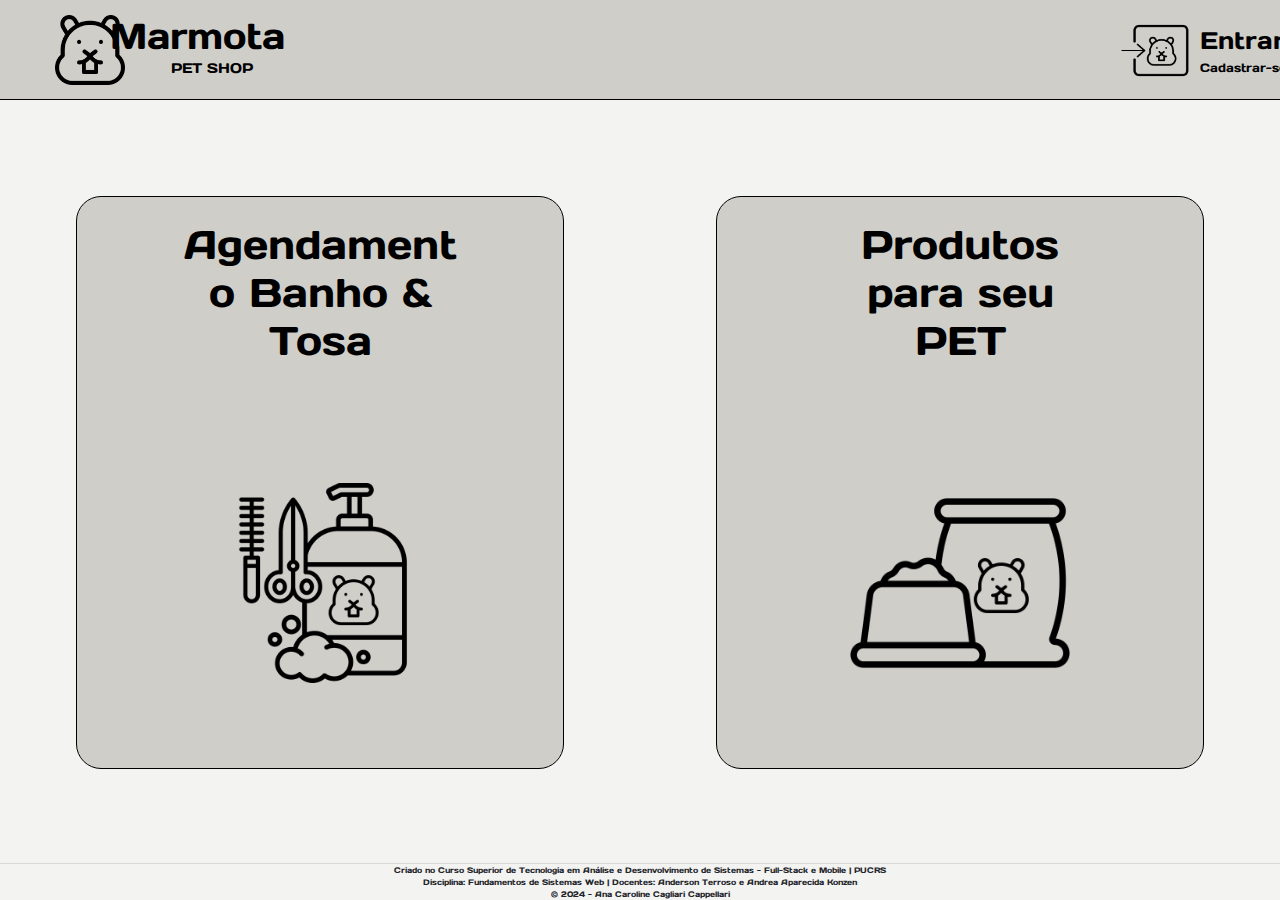
<file: index.html>
<!DOCTYPE html>
<html lang="pt-br">
<head>
<meta charset="UTF-8">
<meta name="viewport" content="width=device-width, initial-scale=1, shrink-to-fit=no">
<link rel="stylesheet" href="../style.css"/>
<link rel="stylesheet" href="https://cdn.jsdelivr.net/npm/bootstrap@4.0.0/dist/css/bootstrap.min.css" integrity="sha384-Gn5384xqQ1aoWXA+058RXPxPg6fy4IWvTNh0E263XmFcJlSAwiGgFAW/dAiS6JXm" crossorigin="anonymous">
<link rel="preconnect" href="https://fonts.googleapis.com">
<link rel="preconnect" href="https://fonts.gstatic.com" crossorigin>
<link href="https://fonts.googleapis.com/css2?family=Days+One&display=swap" rel="stylesheet">

<script src="https://code.jquery.com/jquery-3.5.1.slim.min.js"></script>
<script src="https://cdn.jsdelivr.net/npm/@popperjs/core@2.5.4/dist/umd/popper.min.js"></script>
<script src="https://stackpath.bootstrapcdn.com/bootstrap/4.5.2/js/bootstrap.min.js"></script>
<title>Marmota Pet Shop</title>
<link rel="stylesheet" href="style.css">
</head>
<body>
    <header class="navbar-nav" id="cabecalho"> <!--Cabeçalho-->
        <div class="container">
            <div class="row">
                <div class="col-4"> <!--Cabeçalho: Logotipo e nome da Pet Shop-->
                    <a href="#/">
                        <div class="row">
                            <div class="col-2" id="header-logo">
                                <img id="iconeMarmota" src="_imagens/Icone MarmotaG.png" width=70 height=70 alt="Logo da loja: Face da Marmota"/>
                            </div>
                            <div class="logo col-5" id="header-texto">
                                <h1>Marmota</h1>
                                <p>PET SHOP</p>
                            </div>
                        </div>
                    </a>
                </div>
                <div class="col-8" id="div-login"> <!--Cabeçalho: Ícone e links - LOGIN -->
                    <div class="row">
                        <div class="col-11" id="icone-login">
                            <img src="../_imagens/Icone LoginMarmota.png" width=70 height=55 alt="Ícone da Marmota para entrar"/>
                        </div>
                        <div class="col-1" id="links-login">
                            <a href="#/login" class="nav-link" id="entrar">Entrar</a>
                            <a href="#/cadastrar-usuario" class="nav-link" id="cadastrar">Cadastrar-se</a>
                        </div>
                    </div>
                </div>
                <div class="col-8" id="div-logout"> <!--Cabeçalho: Ícone e links - LOGOUT -->
                    <div class="row">
                        <div class="col-11" id="icone-login">
                            <img src="../_imagens/Icone LoginSairMarmota.png" width=70 height=55 alt="Ícone da Marmota para sair"/>
                        </div>
                        <div class="col-1" id="links-login">
                            <a href="#/area-usuario" class="nav-link" onclick="acessaMinhaConta()" id="conta">Minha conta</a>
                            <a href="#/" class="nav-link" onclick="logout()" id="sair">Sair</a>
                        </div>
                    </div>
                </div>
            </div>
        </div>
    </header>
   <div id="main-content">
    <!-- Conteúdo da página será carregado aqui -->
    </div>
    <footer>
        <hr/>
        <div><center>Criado no Curso Superior de Tecnologia em Análise e Desenvolvimento de Sistemas - Full-Stack e Mobile | PUCRS <br/>
        Disciplina: Fundamentos de Sistemas Web | Docentes: Anderson Terroso e Andrea Aparecida Konzen <br/>
        &copy; 2024 - Ana Caroline Cagliari Cappellari</center></div>
    </footer>

<script src="router.js"></script>
<script src="pet.js"></script>
<script src="usuario.js"></script>
<script src="usuario-service.js"></script>
<script src="agendamento.js"></script>
<script src="agendamento-service.js"></script>
<script src="script.js"></script>
</body>
</html>
</file>
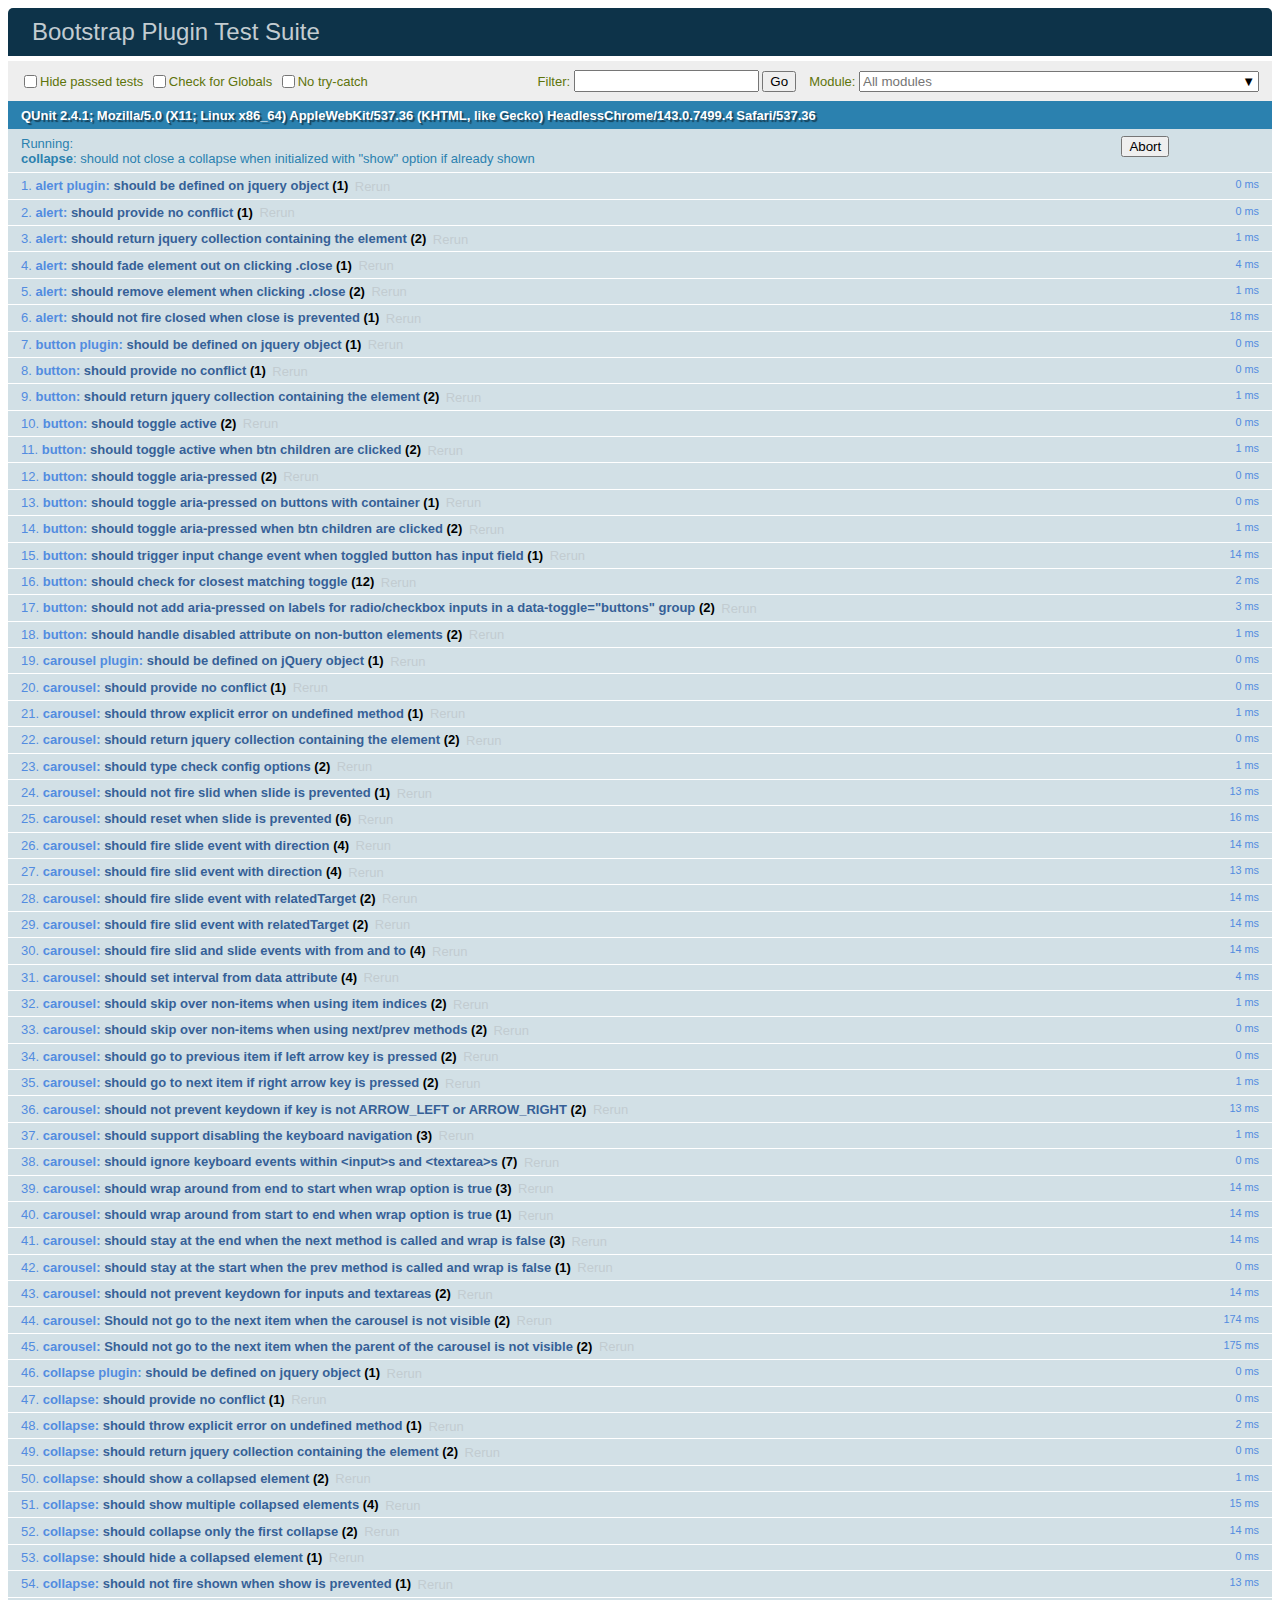
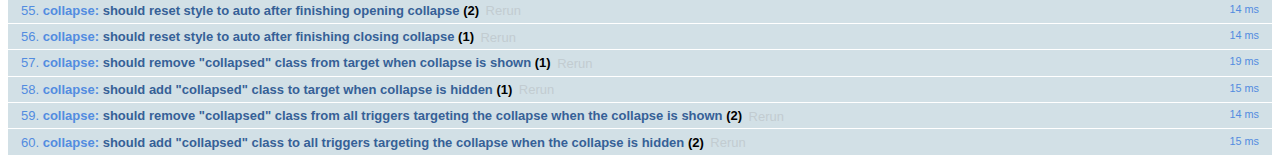
<file: bootstrap-4.0.0/js/tests/index.html>
<!doctype html>
<html lang="en">
  <head>
    <meta charset="utf-8">
    <meta name="viewport" content="width=device-width, initial-scale=1, shrink-to-fit=no">
    <title>Bootstrap Plugin Test Suite</title>

    <!-- jQuery -->
    <script>
      (function () {
        var path = '../../assets/js/vendor/jquery-slim.min.js'
        // get jquery param from the query string.
        var jQueryVersion = location.search.match(/[?&]jquery=(.*?)(?=&|$)/)

        // If a version was specified, use that version from our vendor folder
        if (jQueryVersion) {
          path = 'vendor/jquery-' + jQueryVersion[1] + '.min.js'
        }
        document.write('<script src="' + path + '"><\/script>')
      }())
    </script>
    <script src="../../assets/js/vendor/popper.min.js"></script>

    <!-- QUnit -->
    <link rel="stylesheet" href="vendor/qunit.css" media="screen">
    <script src="vendor/qunit.js"></script>

    <script>
      // Disable jQuery event aliases to ensure we don't accidentally use any of them
      [
        'blur',
        'focus',
        'focusin',
        'focusout',
        'resize',
        'scroll',
        'click',
        'dblclick',
        'mousedown',
        'mouseup',
        'mousemove',
        'mouseover',
        'mouseout',
        'mouseenter',
        'mouseleave',
        'change',
        'select',
        'submit',
        'keydown',
        'keypress',
        'keyup',
        'contextmenu'
      ].forEach(function(eventAlias) {
        $.fn[eventAlias] = function() {
          throw new Error('Using the ".' + eventAlias + '()" method is not allowed, so that Bootstrap can be compatible with custom jQuery builds which exclude the "event aliases" module that defines said method. See https://github.com/twbs/bootstrap/blob/master/CONTRIBUTING.md#js')
        }
      })

      // Require assert.expect in each test
      QUnit.config.requireExpects = true

      // See https://github.com/axemclion/grunt-saucelabs#test-result-details-with-qunit
      var log = []
      var testName

      QUnit.done(function(testResults) {
        var tests = []
        for (var i = 0; i < log.length; i++) {
          var details = log[i]
          tests.push({
            name: details.name,
            result: details.result,
            expected: details.expected,
            actual: details.actual,
            source: details.source
          })
        }
        testResults.tests = tests

        window.global_test_results = testResults
      })

      QUnit.testStart(function(testDetails) {
        QUnit.log(function(details) {
          if (!details.result) {
            details.name = testDetails.name
            log.push(details)
          }
        })
      })

      // Display fixture on-screen on iOS to avoid false positives
      // See https://github.com/twbs/bootstrap/pull/15955
      if (/iPhone|iPad|iPod/.test(navigator.userAgent)) {
        QUnit.begin(function() {
          $('#qunit-fixture').css({ top: 0, left: 0 })
        })

        QUnit.done(function() {
          $('#qunit-fixture').css({ top: '', left: '' })
        })
      }
    </script>

    <!-- Transpiled Plugins -->
    <script src="../dist/util.js"></script>
    <script src="../dist/alert.js"></script>
    <script src="../dist/button.js"></script>
    <script src="../dist/carousel.js"></script>
    <script src="../dist/collapse.js"></script>
    <script src="../dist/dropdown.js"></script>
    <script src="../dist/modal.js"></script>
    <script src="../dist/scrollspy.js"></script>
    <script src="../dist/tab.js"></script>
    <script src="../dist/tooltip.js"></script>
    <script src="../dist/popover.js"></script>

    <!-- Unit Tests -->
    <script src="unit/alert.js"></script>
    <script src="unit/button.js"></script>
    <script src="unit/carousel.js"></script>
    <script src="unit/collapse.js"></script>
    <script src="unit/dropdown.js"></script>
    <script src="unit/modal.js"></script>
    <script src="unit/scrollspy.js"></script>
    <script src="unit/tab.js"></script>
    <script src="unit/tooltip.js"></script>
    <script src="unit/popover.js"></script>
    <script src="unit/util.js"></script>
  </head>
  <body>
    <div id="qunit-container">
      <div id="qunit"></div>
      <div id="qunit-fixture"></div>
    </div>
  </body>
</html>
</file>
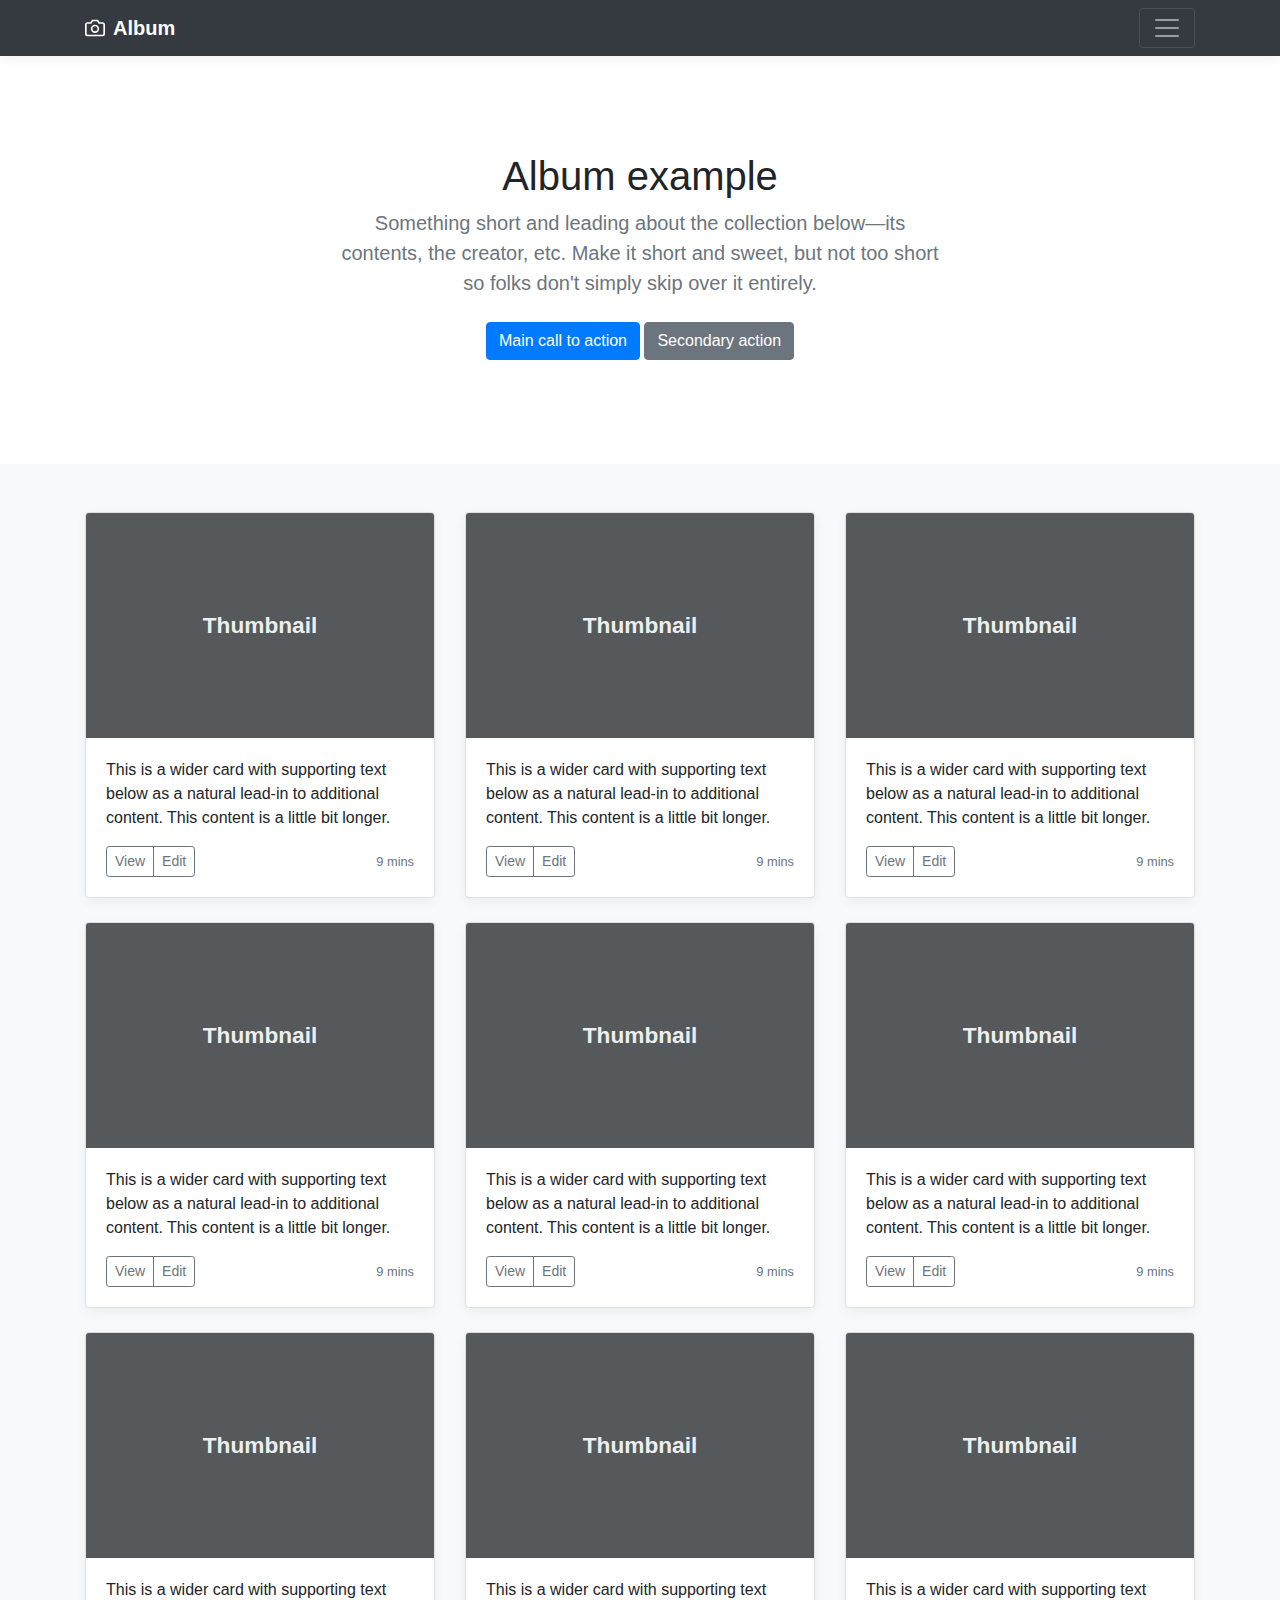
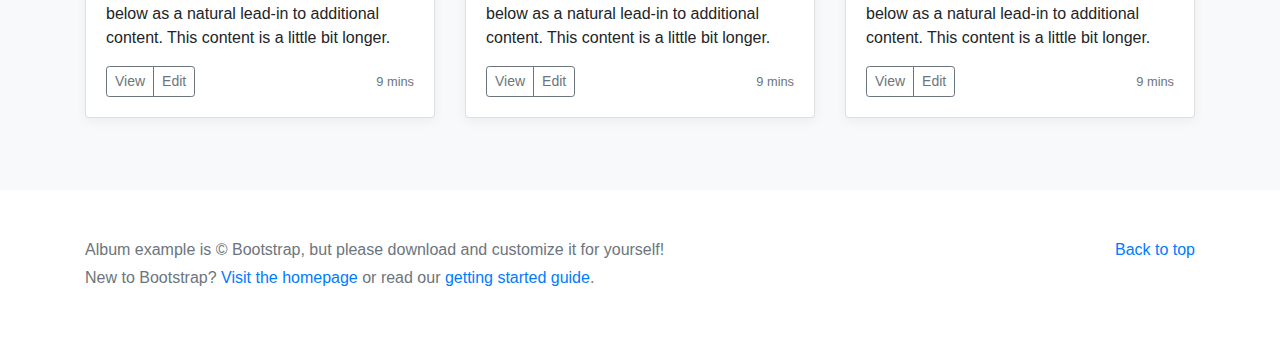
<file: bootstrap-4.0.0/docs/4.0/examples/album/index.html>
<!doctype html>
<html lang="en">
  <head>
    <meta charset="utf-8">
    <meta name="viewport" content="width=device-width, initial-scale=1, shrink-to-fit=no">
    <meta name="description" content="">
    <meta name="author" content="">
    <link rel="icon" href="../../../../favicon.ico">

    <title>Album example for Bootstrap</title>

    <!-- Bootstrap core CSS -->
    <link href="../../../../dist/css/bootstrap.min.css" rel="stylesheet">

    <!-- Custom styles for this template -->
    <link href="album.css" rel="stylesheet">
  </head>

  <body>

    <header>
      <div class="collapse bg-dark" id="navbarHeader">
        <div class="container">
          <div class="row">
            <div class="col-sm-8 col-md-7 py-4">
              <h4 class="text-white">About</h4>
              <p class="text-muted">Add some information about the album below, the author, or any other background context. Make it a few sentences long so folks can pick up some informative tidbits. Then, link them off to some social networking sites or contact information.</p>
            </div>
            <div class="col-sm-4 offset-md-1 py-4">
              <h4 class="text-white">Contact</h4>
              <ul class="list-unstyled">
                <li><a href="#" class="text-white">Follow on Twitter</a></li>
                <li><a href="#" class="text-white">Like on Facebook</a></li>
                <li><a href="#" class="text-white">Email me</a></li>
              </ul>
            </div>
          </div>
        </div>
      </div>
      <div class="navbar navbar-dark bg-dark box-shadow">
        <div class="container d-flex justify-content-between">
          <a href="#" class="navbar-brand d-flex align-items-center">
            <svg xmlns="http://www.w3.org/2000/svg" width="20" height="20" viewBox="0 0 24 24" fill="none" stroke="currentColor" stroke-width="2" stroke-linecap="round" stroke-linejoin="round" class="mr-2"><path d="M23 19a2 2 0 0 1-2 2H3a2 2 0 0 1-2-2V8a2 2 0 0 1 2-2h4l2-3h6l2 3h4a2 2 0 0 1 2 2z"></path><circle cx="12" cy="13" r="4"></circle></svg>
            <strong>Album</strong>
          </a>
          <button class="navbar-toggler" type="button" data-toggle="collapse" data-target="#navbarHeader" aria-controls="navbarHeader" aria-expanded="false" aria-label="Toggle navigation">
            <span class="navbar-toggler-icon"></span>
          </button>
        </div>
      </div>
    </header>

    <main role="main">

      <section class="jumbotron text-center">
        <div class="container">
          <h1 class="jumbotron-heading">Album example</h1>
          <p class="lead text-muted">Something short and leading about the collection below—its contents, the creator, etc. Make it short and sweet, but not too short so folks don't simply skip over it entirely.</p>
          <p>
            <a href="#" class="btn btn-primary my-2">Main call to action</a>
            <a href="#" class="btn btn-secondary my-2">Secondary action</a>
          </p>
        </div>
      </section>

      <div class="album py-5 bg-light">
        <div class="container">

          <div class="row">
            <div class="col-md-4">
              <div class="card mb-4 box-shadow">
                <img class="card-img-top" data-src="holder.js/100px225?theme=thumb&bg=55595c&fg=eceeef&text=Thumbnail" alt="Card image cap">
                <div class="card-body">
                  <p class="card-text">This is a wider card with supporting text below as a natural lead-in to additional content. This content is a little bit longer.</p>
                  <div class="d-flex justify-content-between align-items-center">
                    <div class="btn-group">
                      <button type="button" class="btn btn-sm btn-outline-secondary">View</button>
                      <button type="button" class="btn btn-sm btn-outline-secondary">Edit</button>
                    </div>
                    <small class="text-muted">9 mins</small>
                  </div>
                </div>
              </div>
            </div>
            <div class="col-md-4">
              <div class="card mb-4 box-shadow">
                <img class="card-img-top" data-src="holder.js/100px225?theme=thumb&bg=55595c&fg=eceeef&text=Thumbnail" alt="Card image cap">
                <div class="card-body">
                  <p class="card-text">This is a wider card with supporting text below as a natural lead-in to additional content. This content is a little bit longer.</p>
                  <div class="d-flex justify-content-between align-items-center">
                    <div class="btn-group">
                      <button type="button" class="btn btn-sm btn-outline-secondary">View</button>
                      <button type="button" class="btn btn-sm btn-outline-secondary">Edit</button>
                    </div>
                    <small class="text-muted">9 mins</small>
                  </div>
                </div>
              </div>
            </div>
            <div class="col-md-4">
              <div class="card mb-4 box-shadow">
                <img class="card-img-top" data-src="holder.js/100px225?theme=thumb&bg=55595c&fg=eceeef&text=Thumbnail" alt="Card image cap">
                <div class="card-body">
                  <p class="card-text">This is a wider card with supporting text below as a natural lead-in to additional content. This content is a little bit longer.</p>
                  <div class="d-flex justify-content-between align-items-center">
                    <div class="btn-group">
                      <button type="button" class="btn btn-sm btn-outline-secondary">View</button>
                      <button type="button" class="btn btn-sm btn-outline-secondary">Edit</button>
                    </div>
                    <small class="text-muted">9 mins</small>
                  </div>
                </div>
              </div>
            </div>

            <div class="col-md-4">
              <div class="card mb-4 box-shadow">
                <img class="card-img-top" data-src="holder.js/100px225?theme=thumb&bg=55595c&fg=eceeef&text=Thumbnail" alt="Card image cap">
                <div class="card-body">
                  <p class="card-text">This is a wider card with supporting text below as a natural lead-in to additional content. This content is a little bit longer.</p>
                  <div class="d-flex justify-content-between align-items-center">
                    <div class="btn-group">
                      <button type="button" class="btn btn-sm btn-outline-secondary">View</button>
                      <button type="button" class="btn btn-sm btn-outline-secondary">Edit</button>
                    </div>
                    <small class="text-muted">9 mins</small>
                  </div>
                </div>
              </div>
            </div>
            <div class="col-md-4">
              <div class="card mb-4 box-shadow">
                <img class="card-img-top" data-src="holder.js/100px225?theme=thumb&bg=55595c&fg=eceeef&text=Thumbnail" alt="Card image cap">
                <div class="card-body">
                  <p class="card-text">This is a wider card with supporting text below as a natural lead-in to additional content. This content is a little bit longer.</p>
                  <div class="d-flex justify-content-between align-items-center">
                    <div class="btn-group">
                      <button type="button" class="btn btn-sm btn-outline-secondary">View</button>
                      <button type="button" class="btn btn-sm btn-outline-secondary">Edit</button>
                    </div>
                    <small class="text-muted">9 mins</small>
                  </div>
                </div>
              </div>
            </div>
            <div class="col-md-4">
              <div class="card mb-4 box-shadow">
                <img class="card-img-top" data-src="holder.js/100px225?theme=thumb&bg=55595c&fg=eceeef&text=Thumbnail" alt="Card image cap">
                <div class="card-body">
                  <p class="card-text">This is a wider card with supporting text below as a natural lead-in to additional content. This content is a little bit longer.</p>
                  <div class="d-flex justify-content-between align-items-center">
                    <div class="btn-group">
                      <button type="button" class="btn btn-sm btn-outline-secondary">View</button>
                      <button type="button" class="btn btn-sm btn-outline-secondary">Edit</button>
                    </div>
                    <small class="text-muted">9 mins</small>
                  </div>
                </div>
              </div>
            </div>

            <div class="col-md-4">
              <div class="card mb-4 box-shadow">
                <img class="card-img-top" data-src="holder.js/100px225?theme=thumb&bg=55595c&fg=eceeef&text=Thumbnail" alt="Card image cap">
                <div class="card-body">
                  <p class="card-text">This is a wider card with supporting text below as a natural lead-in to additional content. This content is a little bit longer.</p>
                  <div class="d-flex justify-content-between align-items-center">
                    <div class="btn-group">
                      <button type="button" class="btn btn-sm btn-outline-secondary">View</button>
                      <button type="button" class="btn btn-sm btn-outline-secondary">Edit</button>
                    </div>
                    <small class="text-muted">9 mins</small>
                  </div>
                </div>
              </div>
            </div>
            <div class="col-md-4">
              <div class="card mb-4 box-shadow">
                <img class="card-img-top" data-src="holder.js/100px225?theme=thumb&bg=55595c&fg=eceeef&text=Thumbnail" alt="Card image cap">
                <div class="card-body">
                  <p class="card-text">This is a wider card with supporting text below as a natural lead-in to additional content. This content is a little bit longer.</p>
                  <div class="d-flex justify-content-between align-items-center">
                    <div class="btn-group">
                      <button type="button" class="btn btn-sm btn-outline-secondary">View</button>
                      <button type="button" class="btn btn-sm btn-outline-secondary">Edit</button>
                    </div>
                    <small class="text-muted">9 mins</small>
                  </div>
                </div>
              </div>
            </div>
            <div class="col-md-4">
              <div class="card mb-4 box-shadow">
                <img class="card-img-top" data-src="holder.js/100px225?theme=thumb&bg=55595c&fg=eceeef&text=Thumbnail" alt="Card image cap">
                <div class="card-body">
                  <p class="card-text">This is a wider card with supporting text below as a natural lead-in to additional content. This content is a little bit longer.</p>
                  <div class="d-flex justify-content-between align-items-center">
                    <div class="btn-group">
                      <button type="button" class="btn btn-sm btn-outline-secondary">View</button>
                      <button type="button" class="btn btn-sm btn-outline-secondary">Edit</button>
                    </div>
                    <small class="text-muted">9 mins</small>
                  </div>
                </div>
              </div>
            </div>
          </div>
        </div>
      </div>

    </main>

    <footer class="text-muted">
      <div class="container">
        <p class="float-right">
          <a href="#">Back to top</a>
        </p>
        <p>Album example is &copy; Bootstrap, but please download and customize it for yourself!</p>
        <p>New to Bootstrap? <a href="../../">Visit the homepage</a> or read our <a href="../../getting-started/">getting started guide</a>.</p>
      </div>
    </footer>

    <!-- Bootstrap core JavaScript
    ================================================== -->
    <!-- Placed at the end of the document so the pages load faster -->
    <script src="https://code.jquery.com/jquery-3.2.1.slim.min.js" integrity="sha384-KJ3o2DKtIkvYIK3UENzmM7KCkRr/rE9/Qpg6aAZGJwFDMVNA/GpGFF93hXpG5KkN" crossorigin="anonymous"></script>
    <script>window.jQuery || document.write('<script src="../../../../assets/js/vendor/jquery-slim.min.js"><\/script>')</script>
    <script src="../../../../assets/js/vendor/popper.min.js"></script>
    <script src="../../../../dist/js/bootstrap.min.js"></script>
    <script src="../../../../assets/js/vendor/holder.min.js"></script>
  </body>
</html>
</file>
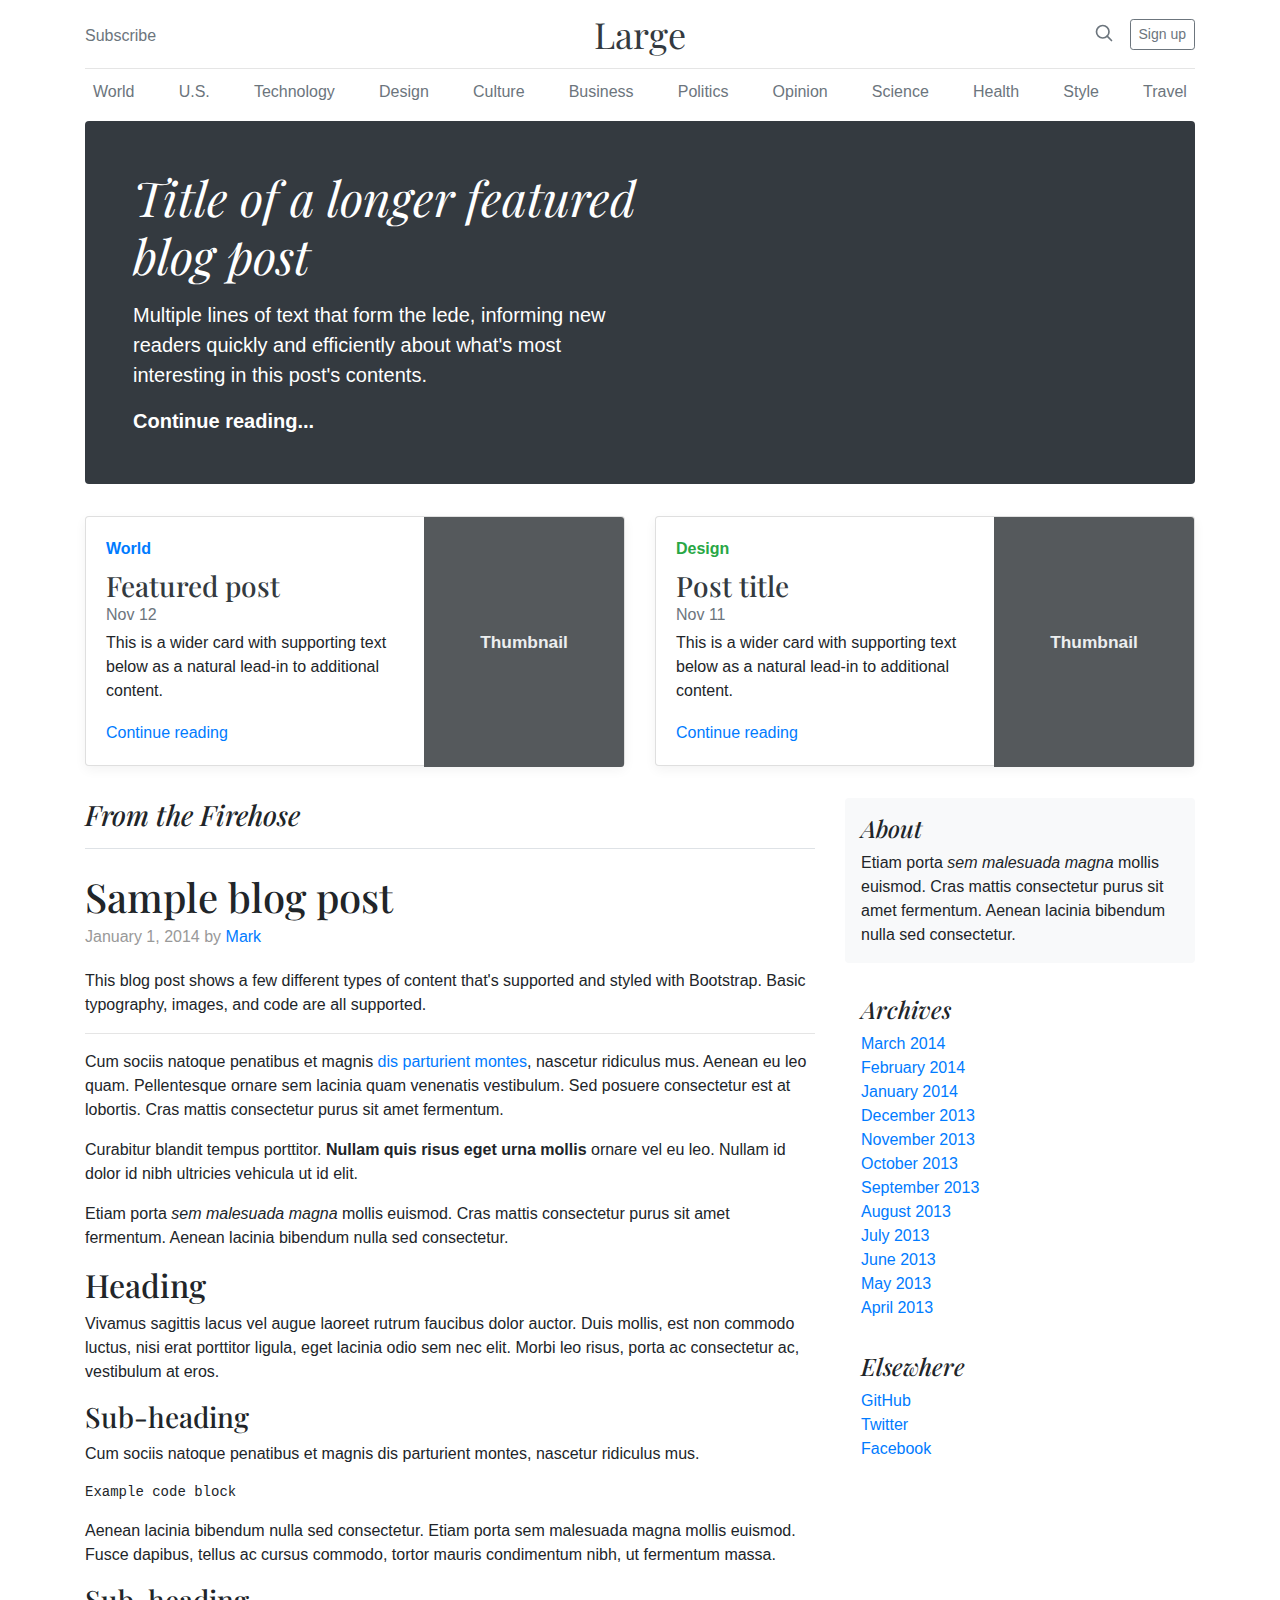
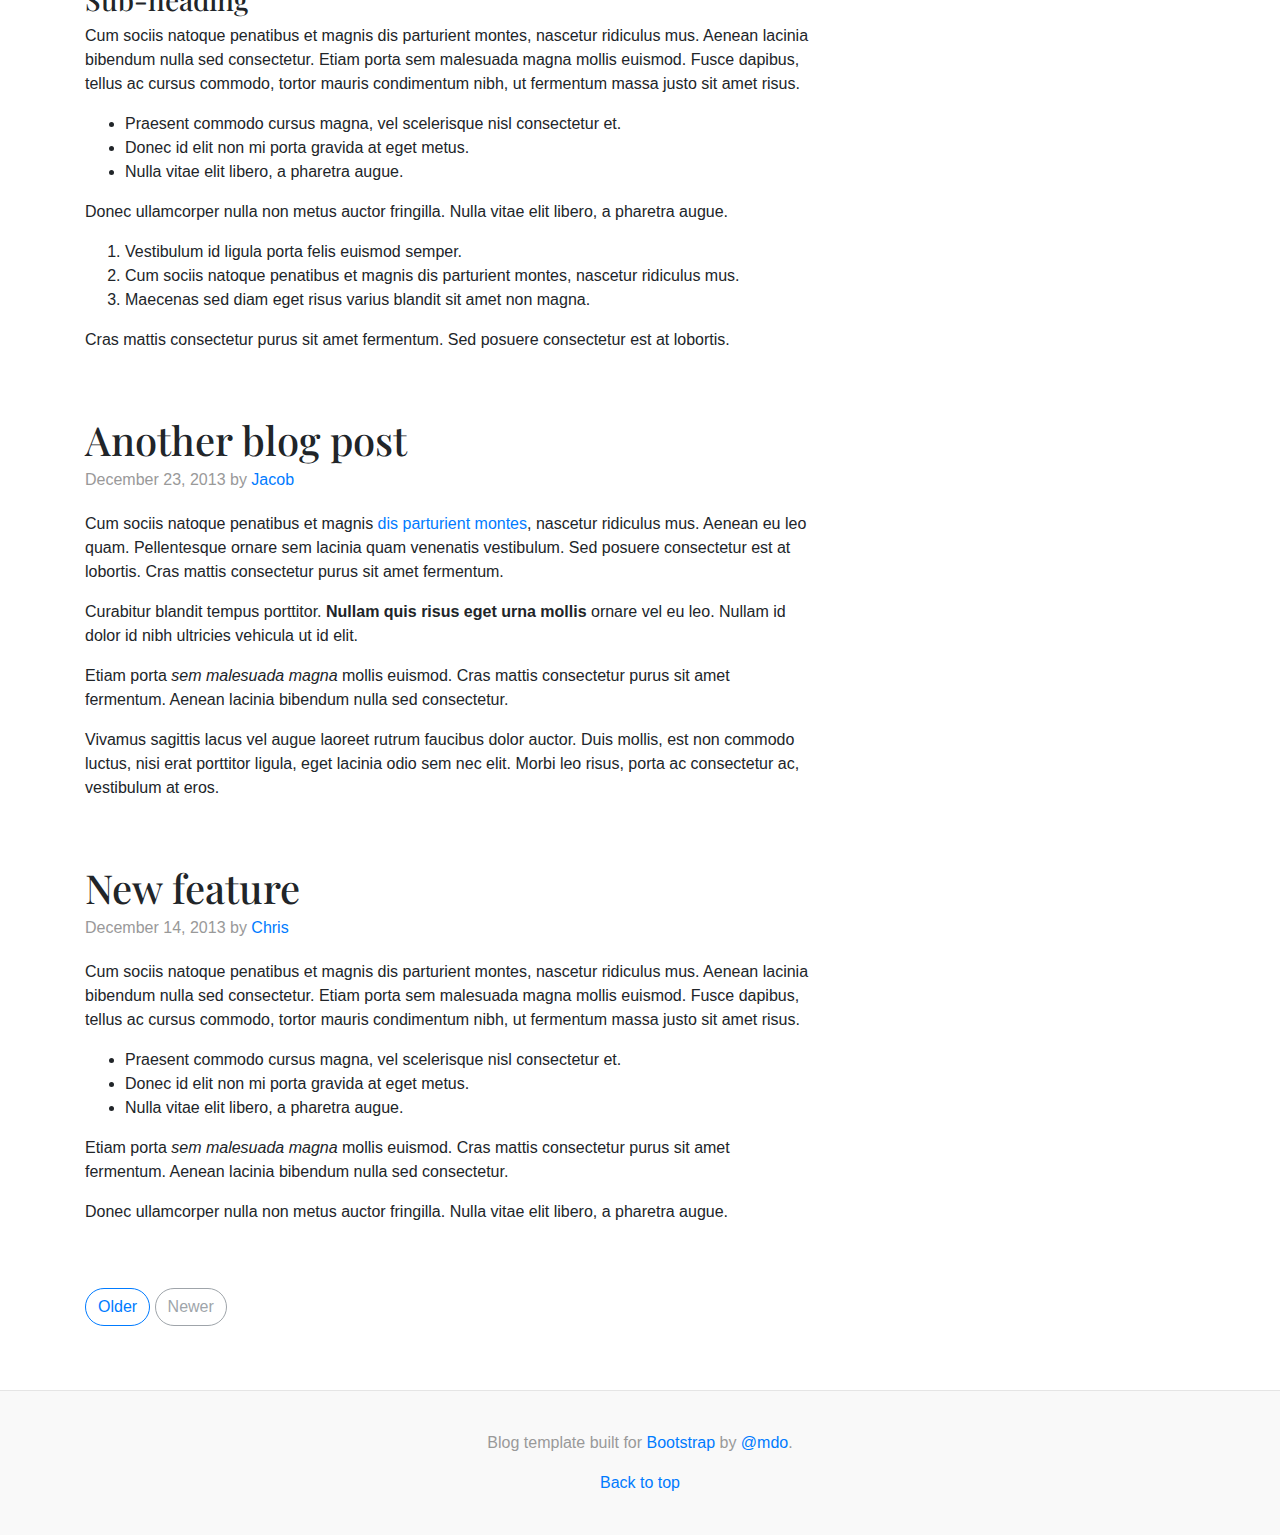
<file: bootstrap-4.0.0/docs/4.0/examples/blog/index.html>
<!doctype html>
<html lang="en">
  <head>
    <meta charset="utf-8">
    <meta name="viewport" content="width=device-width, initial-scale=1, shrink-to-fit=no">
    <meta name="description" content="">
    <meta name="author" content="">
    <link rel="icon" href="../../../../favicon.ico">

    <title>Blog Template for Bootstrap</title>

    <!-- Bootstrap core CSS -->
    <link href="../../../../dist/css/bootstrap.min.css" rel="stylesheet">

    <!-- Custom styles for this template -->
    <link href="https://fonts.googleapis.com/css?family=Playfair+Display:700,900" rel="stylesheet">
    <link href="blog.css" rel="stylesheet">
  </head>

  <body>

    <div class="container">
      <header class="blog-header py-3">
        <div class="row flex-nowrap justify-content-between align-items-center">
          <div class="col-4 pt-1">
            <a class="text-muted" href="#">Subscribe</a>
          </div>
          <div class="col-4 text-center">
            <a class="blog-header-logo text-dark" href="#">Large</a>
          </div>
          <div class="col-4 d-flex justify-content-end align-items-center">
            <a class="text-muted" href="#">
              <svg xmlns="http://www.w3.org/2000/svg" width="20" height="20" viewBox="0 0 24 24" fill="none" stroke="currentColor" stroke-width="2" stroke-linecap="round" stroke-linejoin="round" class="mx-3"><circle cx="10.5" cy="10.5" r="7.5"></circle><line x1="21" y1="21" x2="15.8" y2="15.8"></line></svg>
            </a>
            <a class="btn btn-sm btn-outline-secondary" href="#">Sign up</a>
          </div>
        </div>
      </header>

      <div class="nav-scroller py-1 mb-2">
        <nav class="nav d-flex justify-content-between">
          <a class="p-2 text-muted" href="#">World</a>
          <a class="p-2 text-muted" href="#">U.S.</a>
          <a class="p-2 text-muted" href="#">Technology</a>
          <a class="p-2 text-muted" href="#">Design</a>
          <a class="p-2 text-muted" href="#">Culture</a>
          <a class="p-2 text-muted" href="#">Business</a>
          <a class="p-2 text-muted" href="#">Politics</a>
          <a class="p-2 text-muted" href="#">Opinion</a>
          <a class="p-2 text-muted" href="#">Science</a>
          <a class="p-2 text-muted" href="#">Health</a>
          <a class="p-2 text-muted" href="#">Style</a>
          <a class="p-2 text-muted" href="#">Travel</a>
        </nav>
      </div>

      <div class="jumbotron p-3 p-md-5 text-white rounded bg-dark">
        <div class="col-md-6 px-0">
          <h1 class="display-4 font-italic">Title of a longer featured blog post</h1>
          <p class="lead my-3">Multiple lines of text that form the lede, informing new readers quickly and efficiently about what's most interesting in this post's contents.</p>
          <p class="lead mb-0"><a href="#" class="text-white font-weight-bold">Continue reading...</a></p>
        </div>
      </div>

      <div class="row mb-2">
        <div class="col-md-6">
          <div class="card flex-md-row mb-4 box-shadow h-md-250">
            <div class="card-body d-flex flex-column align-items-start">
              <strong class="d-inline-block mb-2 text-primary">World</strong>
              <h3 class="mb-0">
                <a class="text-dark" href="#">Featured post</a>
              </h3>
              <div class="mb-1 text-muted">Nov 12</div>
              <p class="card-text mb-auto">This is a wider card with supporting text below as a natural lead-in to additional content.</p>
              <a href="#">Continue reading</a>
            </div>
            <img class="card-img-right flex-auto d-none d-md-block" data-src="holder.js/200x250?theme=thumb" alt="Card image cap">
          </div>
        </div>
        <div class="col-md-6">
          <div class="card flex-md-row mb-4 box-shadow h-md-250">
            <div class="card-body d-flex flex-column align-items-start">
              <strong class="d-inline-block mb-2 text-success">Design</strong>
              <h3 class="mb-0">
                <a class="text-dark" href="#">Post title</a>
              </h3>
              <div class="mb-1 text-muted">Nov 11</div>
              <p class="card-text mb-auto">This is a wider card with supporting text below as a natural lead-in to additional content.</p>
              <a href="#">Continue reading</a>
            </div>
            <img class="card-img-right flex-auto d-none d-md-block" data-src="holder.js/200x250?theme=thumb" alt="Card image cap">
          </div>
        </div>
      </div>
    </div>

    <main role="main" class="container">
      <div class="row">
        <div class="col-md-8 blog-main">
          <h3 class="pb-3 mb-4 font-italic border-bottom">
            From the Firehose
          </h3>

          <div class="blog-post">
            <h2 class="blog-post-title">Sample blog post</h2>
            <p class="blog-post-meta">January 1, 2014 by <a href="#">Mark</a></p>

            <p>This blog post shows a few different types of content that's supported and styled with Bootstrap. Basic typography, images, and code are all supported.</p>
            <hr>
            <p>Cum sociis natoque penatibus et magnis <a href="#">dis parturient montes</a>, nascetur ridiculus mus. Aenean eu leo quam. Pellentesque ornare sem lacinia quam venenatis vestibulum. Sed posuere consectetur est at lobortis. Cras mattis consectetur purus sit amet fermentum.</p>
            <blockquote>
              <p>Curabitur blandit tempus porttitor. <strong>Nullam quis risus eget urna mollis</strong> ornare vel eu leo. Nullam id dolor id nibh ultricies vehicula ut id elit.</p>
            </blockquote>
            <p>Etiam porta <em>sem malesuada magna</em> mollis euismod. Cras mattis consectetur purus sit amet fermentum. Aenean lacinia bibendum nulla sed consectetur.</p>
            <h2>Heading</h2>
            <p>Vivamus sagittis lacus vel augue laoreet rutrum faucibus dolor auctor. Duis mollis, est non commodo luctus, nisi erat porttitor ligula, eget lacinia odio sem nec elit. Morbi leo risus, porta ac consectetur ac, vestibulum at eros.</p>
            <h3>Sub-heading</h3>
            <p>Cum sociis natoque penatibus et magnis dis parturient montes, nascetur ridiculus mus.</p>
            <pre><code>Example code block</code></pre>
            <p>Aenean lacinia bibendum nulla sed consectetur. Etiam porta sem malesuada magna mollis euismod. Fusce dapibus, tellus ac cursus commodo, tortor mauris condimentum nibh, ut fermentum massa.</p>
            <h3>Sub-heading</h3>
            <p>Cum sociis natoque penatibus et magnis dis parturient montes, nascetur ridiculus mus. Aenean lacinia bibendum nulla sed consectetur. Etiam porta sem malesuada magna mollis euismod. Fusce dapibus, tellus ac cursus commodo, tortor mauris condimentum nibh, ut fermentum massa justo sit amet risus.</p>
            <ul>
              <li>Praesent commodo cursus magna, vel scelerisque nisl consectetur et.</li>
              <li>Donec id elit non mi porta gravida at eget metus.</li>
              <li>Nulla vitae elit libero, a pharetra augue.</li>
            </ul>
            <p>Donec ullamcorper nulla non metus auctor fringilla. Nulla vitae elit libero, a pharetra augue.</p>
            <ol>
              <li>Vestibulum id ligula porta felis euismod semper.</li>
              <li>Cum sociis natoque penatibus et magnis dis parturient montes, nascetur ridiculus mus.</li>
              <li>Maecenas sed diam eget risus varius blandit sit amet non magna.</li>
            </ol>
            <p>Cras mattis consectetur purus sit amet fermentum. Sed posuere consectetur est at lobortis.</p>
          </div><!-- /.blog-post -->

          <div class="blog-post">
            <h2 class="blog-post-title">Another blog post</h2>
            <p class="blog-post-meta">December 23, 2013 by <a href="#">Jacob</a></p>

            <p>Cum sociis natoque penatibus et magnis <a href="#">dis parturient montes</a>, nascetur ridiculus mus. Aenean eu leo quam. Pellentesque ornare sem lacinia quam venenatis vestibulum. Sed posuere consectetur est at lobortis. Cras mattis consectetur purus sit amet fermentum.</p>
            <blockquote>
              <p>Curabitur blandit tempus porttitor. <strong>Nullam quis risus eget urna mollis</strong> ornare vel eu leo. Nullam id dolor id nibh ultricies vehicula ut id elit.</p>
            </blockquote>
            <p>Etiam porta <em>sem malesuada magna</em> mollis euismod. Cras mattis consectetur purus sit amet fermentum. Aenean lacinia bibendum nulla sed consectetur.</p>
            <p>Vivamus sagittis lacus vel augue laoreet rutrum faucibus dolor auctor. Duis mollis, est non commodo luctus, nisi erat porttitor ligula, eget lacinia odio sem nec elit. Morbi leo risus, porta ac consectetur ac, vestibulum at eros.</p>
          </div><!-- /.blog-post -->

          <div class="blog-post">
            <h2 class="blog-post-title">New feature</h2>
            <p class="blog-post-meta">December 14, 2013 by <a href="#">Chris</a></p>

            <p>Cum sociis natoque penatibus et magnis dis parturient montes, nascetur ridiculus mus. Aenean lacinia bibendum nulla sed consectetur. Etiam porta sem malesuada magna mollis euismod. Fusce dapibus, tellus ac cursus commodo, tortor mauris condimentum nibh, ut fermentum massa justo sit amet risus.</p>
            <ul>
              <li>Praesent commodo cursus magna, vel scelerisque nisl consectetur et.</li>
              <li>Donec id elit non mi porta gravida at eget metus.</li>
              <li>Nulla vitae elit libero, a pharetra augue.</li>
            </ul>
            <p>Etiam porta <em>sem malesuada magna</em> mollis euismod. Cras mattis consectetur purus sit amet fermentum. Aenean lacinia bibendum nulla sed consectetur.</p>
            <p>Donec ullamcorper nulla non metus auctor fringilla. Nulla vitae elit libero, a pharetra augue.</p>
          </div><!-- /.blog-post -->

          <nav class="blog-pagination">
            <a class="btn btn-outline-primary" href="#">Older</a>
            <a class="btn btn-outline-secondary disabled" href="#">Newer</a>
          </nav>

        </div><!-- /.blog-main -->

        <aside class="col-md-4 blog-sidebar">
          <div class="p-3 mb-3 bg-light rounded">
            <h4 class="font-italic">About</h4>
            <p class="mb-0">Etiam porta <em>sem malesuada magna</em> mollis euismod. Cras mattis consectetur purus sit amet fermentum. Aenean lacinia bibendum nulla sed consectetur.</p>
          </div>

          <div class="p-3">
            <h4 class="font-italic">Archives</h4>
            <ol class="list-unstyled mb-0">
              <li><a href="#">March 2014</a></li>
              <li><a href="#">February 2014</a></li>
              <li><a href="#">January 2014</a></li>
              <li><a href="#">December 2013</a></li>
              <li><a href="#">November 2013</a></li>
              <li><a href="#">October 2013</a></li>
              <li><a href="#">September 2013</a></li>
              <li><a href="#">August 2013</a></li>
              <li><a href="#">July 2013</a></li>
              <li><a href="#">June 2013</a></li>
              <li><a href="#">May 2013</a></li>
              <li><a href="#">April 2013</a></li>
            </ol>
          </div>

          <div class="p-3">
            <h4 class="font-italic">Elsewhere</h4>
            <ol class="list-unstyled">
              <li><a href="#">GitHub</a></li>
              <li><a href="#">Twitter</a></li>
              <li><a href="#">Facebook</a></li>
            </ol>
          </div>
        </aside><!-- /.blog-sidebar -->

      </div><!-- /.row -->

    </main><!-- /.container -->

    <footer class="blog-footer">
      <p>Blog template built for <a href="https://getbootstrap.com/">Bootstrap</a> by <a href="https://twitter.com/mdo">@mdo</a>.</p>
      <p>
        <a href="#">Back to top</a>
      </p>
    </footer>

    <!-- Bootstrap core JavaScript
    ================================================== -->
    <!-- Placed at the end of the document so the pages load faster -->
    <script src="https://code.jquery.com/jquery-3.2.1.slim.min.js" integrity="sha384-KJ3o2DKtIkvYIK3UENzmM7KCkRr/rE9/Qpg6aAZGJwFDMVNA/GpGFF93hXpG5KkN" crossorigin="anonymous"></script>
    <script>window.jQuery || document.write('<script src="../../../../assets/js/vendor/jquery-slim.min.js"><\/script>')</script>
    <script src="../../../../assets/js/vendor/popper.min.js"></script>
    <script src="../../../../dist/js/bootstrap.min.js"></script>
    <script src="../../../../assets/js/vendor/holder.min.js"></script>
    <script>
      Holder.addTheme('thumb', {
        bg: '#55595c',
        fg: '#eceeef',
        text: 'Thumbnail'
      });
    </script>
  </body>
</html>
</file>
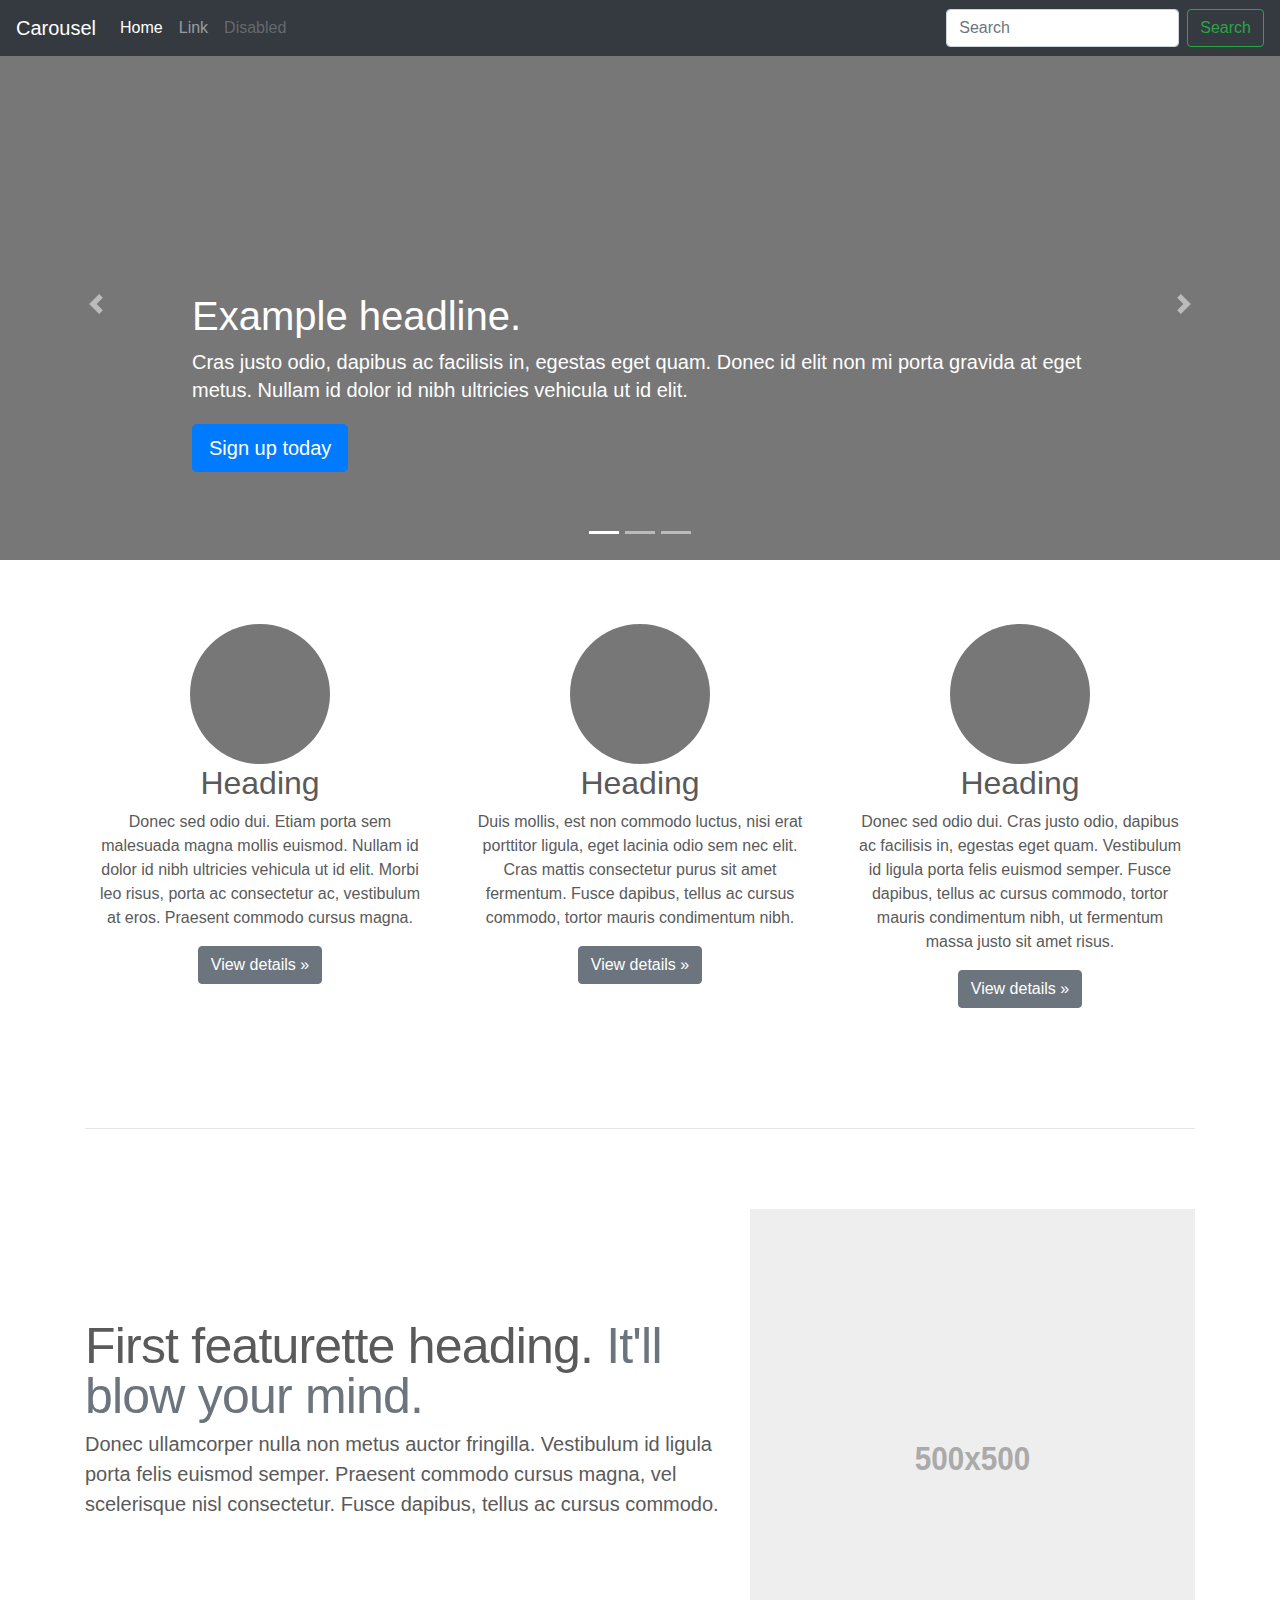
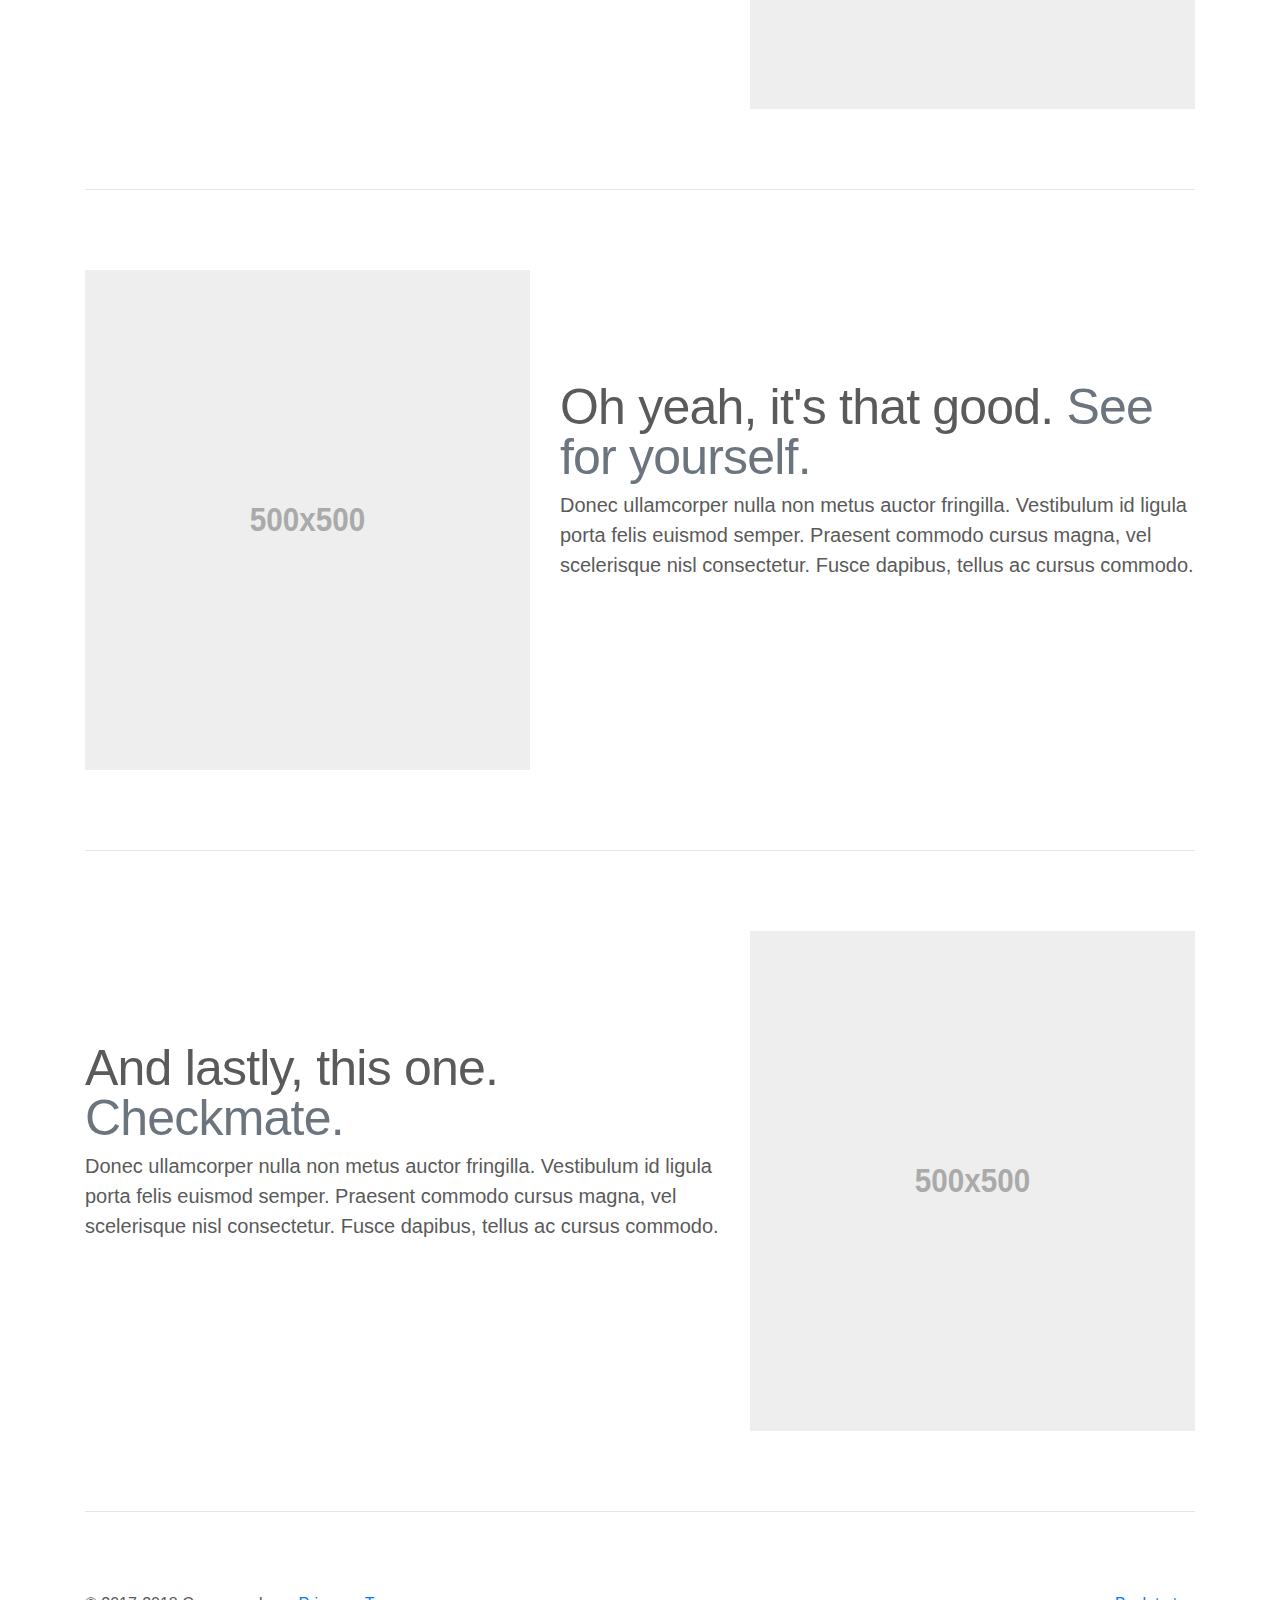
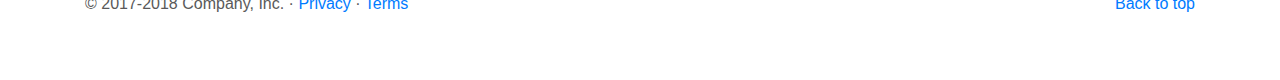
<file: bootstrap-4.0.0/docs/4.0/examples/carousel/index.html>
<!doctype html>
<html lang="en">
  <head>
    <meta charset="utf-8">
    <meta name="viewport" content="width=device-width, initial-scale=1, shrink-to-fit=no">
    <meta name="description" content="">
    <meta name="author" content="">
    <link rel="icon" href="../../../../favicon.ico">

    <title>Carousel Template for Bootstrap</title>

    <!-- Bootstrap core CSS -->
    <link href="../../../../dist/css/bootstrap.min.css" rel="stylesheet">

    <!-- Custom styles for this template -->
    <link href="carousel.css" rel="stylesheet">
  </head>
  <body>

    <header>
      <nav class="navbar navbar-expand-md navbar-dark fixed-top bg-dark">
        <a class="navbar-brand" href="#">Carousel</a>
        <button class="navbar-toggler" type="button" data-toggle="collapse" data-target="#navbarCollapse" aria-controls="navbarCollapse" aria-expanded="false" aria-label="Toggle navigation">
          <span class="navbar-toggler-icon"></span>
        </button>
        <div class="collapse navbar-collapse" id="navbarCollapse">
          <ul class="navbar-nav mr-auto">
            <li class="nav-item active">
              <a class="nav-link" href="#">Home <span class="sr-only">(current)</span></a>
            </li>
            <li class="nav-item">
              <a class="nav-link" href="#">Link</a>
            </li>
            <li class="nav-item">
              <a class="nav-link disabled" href="#">Disabled</a>
            </li>
          </ul>
          <form class="form-inline mt-2 mt-md-0">
            <input class="form-control mr-sm-2" type="text" placeholder="Search" aria-label="Search">
            <button class="btn btn-outline-success my-2 my-sm-0" type="submit">Search</button>
          </form>
        </div>
      </nav>
    </header>

    <main role="main">

      <div id="myCarousel" class="carousel slide" data-ride="carousel">
        <ol class="carousel-indicators">
          <li data-target="#myCarousel" data-slide-to="0" class="active"></li>
          <li data-target="#myCarousel" data-slide-to="1"></li>
          <li data-target="#myCarousel" data-slide-to="2"></li>
        </ol>
        <div class="carousel-inner">
          <div class="carousel-item active">
            <img class="first-slide" src="[data-uri]" alt="First slide">
            <div class="container">
              <div class="carousel-caption text-left">
                <h1>Example headline.</h1>
                <p>Cras justo odio, dapibus ac facilisis in, egestas eget quam. Donec id elit non mi porta gravida at eget metus. Nullam id dolor id nibh ultricies vehicula ut id elit.</p>
                <p><a class="btn btn-lg btn-primary" href="#" role="button">Sign up today</a></p>
              </div>
            </div>
          </div>
          <div class="carousel-item">
            <img class="second-slide" src="[data-uri]" alt="Second slide">
            <div class="container">
              <div class="carousel-caption">
                <h1>Another example headline.</h1>
                <p>Cras justo odio, dapibus ac facilisis in, egestas eget quam. Donec id elit non mi porta gravida at eget metus. Nullam id dolor id nibh ultricies vehicula ut id elit.</p>
                <p><a class="btn btn-lg btn-primary" href="#" role="button">Learn more</a></p>
              </div>
            </div>
          </div>
          <div class="carousel-item">
            <img class="third-slide" src="[data-uri]" alt="Third slide">
            <div class="container">
              <div class="carousel-caption text-right">
                <h1>One more for good measure.</h1>
                <p>Cras justo odio, dapibus ac facilisis in, egestas eget quam. Donec id elit non mi porta gravida at eget metus. Nullam id dolor id nibh ultricies vehicula ut id elit.</p>
                <p><a class="btn btn-lg btn-primary" href="#" role="button">Browse gallery</a></p>
              </div>
            </div>
          </div>
        </div>
        <a class="carousel-control-prev" href="#myCarousel" role="button" data-slide="prev">
          <span class="carousel-control-prev-icon" aria-hidden="true"></span>
          <span class="sr-only">Previous</span>
        </a>
        <a class="carousel-control-next" href="#myCarousel" role="button" data-slide="next">
          <span class="carousel-control-next-icon" aria-hidden="true"></span>
          <span class="sr-only">Next</span>
        </a>
      </div>


      <!-- Marketing messaging and featurettes
      ================================================== -->
      <!-- Wrap the rest of the page in another container to center all the content. -->

      <div class="container marketing">

        <!-- Three columns of text below the carousel -->
        <div class="row">
          <div class="col-lg-4">
            <img class="rounded-circle" src="[data-uri]" alt="Generic placeholder image" width="140" height="140">
            <h2>Heading</h2>
            <p>Donec sed odio dui. Etiam porta sem malesuada magna mollis euismod. Nullam id dolor id nibh ultricies vehicula ut id elit. Morbi leo risus, porta ac consectetur ac, vestibulum at eros. Praesent commodo cursus magna.</p>
            <p><a class="btn btn-secondary" href="#" role="button">View details &raquo;</a></p>
          </div><!-- /.col-lg-4 -->
          <div class="col-lg-4">
            <img class="rounded-circle" src="[data-uri]" alt="Generic placeholder image" width="140" height="140">
            <h2>Heading</h2>
            <p>Duis mollis, est non commodo luctus, nisi erat porttitor ligula, eget lacinia odio sem nec elit. Cras mattis consectetur purus sit amet fermentum. Fusce dapibus, tellus ac cursus commodo, tortor mauris condimentum nibh.</p>
            <p><a class="btn btn-secondary" href="#" role="button">View details &raquo;</a></p>
          </div><!-- /.col-lg-4 -->
          <div class="col-lg-4">
            <img class="rounded-circle" src="[data-uri]" alt="Generic placeholder image" width="140" height="140">
            <h2>Heading</h2>
            <p>Donec sed odio dui. Cras justo odio, dapibus ac facilisis in, egestas eget quam. Vestibulum id ligula porta felis euismod semper. Fusce dapibus, tellus ac cursus commodo, tortor mauris condimentum nibh, ut fermentum massa justo sit amet risus.</p>
            <p><a class="btn btn-secondary" href="#" role="button">View details &raquo;</a></p>
          </div><!-- /.col-lg-4 -->
        </div><!-- /.row -->


        <!-- START THE FEATURETTES -->

        <hr class="featurette-divider">

        <div class="row featurette">
          <div class="col-md-7">
            <h2 class="featurette-heading">First featurette heading. <span class="text-muted">It'll blow your mind.</span></h2>
            <p class="lead">Donec ullamcorper nulla non metus auctor fringilla. Vestibulum id ligula porta felis euismod semper. Praesent commodo cursus magna, vel scelerisque nisl consectetur. Fusce dapibus, tellus ac cursus commodo.</p>
          </div>
          <div class="col-md-5">
            <img class="featurette-image img-fluid mx-auto" data-src="holder.js/500x500/auto" alt="Generic placeholder image">
          </div>
        </div>

        <hr class="featurette-divider">

        <div class="row featurette">
          <div class="col-md-7 order-md-2">
            <h2 class="featurette-heading">Oh yeah, it's that good. <span class="text-muted">See for yourself.</span></h2>
            <p class="lead">Donec ullamcorper nulla non metus auctor fringilla. Vestibulum id ligula porta felis euismod semper. Praesent commodo cursus magna, vel scelerisque nisl consectetur. Fusce dapibus, tellus ac cursus commodo.</p>
          </div>
          <div class="col-md-5 order-md-1">
            <img class="featurette-image img-fluid mx-auto" data-src="holder.js/500x500/auto" alt="Generic placeholder image">
          </div>
        </div>

        <hr class="featurette-divider">

        <div class="row featurette">
          <div class="col-md-7">
            <h2 class="featurette-heading">And lastly, this one. <span class="text-muted">Checkmate.</span></h2>
            <p class="lead">Donec ullamcorper nulla non metus auctor fringilla. Vestibulum id ligula porta felis euismod semper. Praesent commodo cursus magna, vel scelerisque nisl consectetur. Fusce dapibus, tellus ac cursus commodo.</p>
          </div>
          <div class="col-md-5">
            <img class="featurette-image img-fluid mx-auto" data-src="holder.js/500x500/auto" alt="Generic placeholder image">
          </div>
        </div>

        <hr class="featurette-divider">

        <!-- /END THE FEATURETTES -->

      </div><!-- /.container -->


      <!-- FOOTER -->
      <footer class="container">
        <p class="float-right"><a href="#">Back to top</a></p>
        <p>&copy; 2017-2018 Company, Inc. &middot; <a href="#">Privacy</a> &middot; <a href="#">Terms</a></p>
      </footer>
    </main>

    <!-- Bootstrap core JavaScript
    ================================================== -->
    <!-- Placed at the end of the document so the pages load faster -->
    <script src="https://code.jquery.com/jquery-3.2.1.slim.min.js" integrity="sha384-KJ3o2DKtIkvYIK3UENzmM7KCkRr/rE9/Qpg6aAZGJwFDMVNA/GpGFF93hXpG5KkN" crossorigin="anonymous"></script>
    <script>window.jQuery || document.write('<script src="../../../../assets/js/vendor/jquery-slim.min.js"><\/script>')</script>
    <script src="../../../../assets/js/vendor/popper.min.js"></script>
    <script src="../../../../dist/js/bootstrap.min.js"></script>
    <!-- Just to make our placeholder images work. Don't actually copy the next line! -->
    <script src="../../../../assets/js/vendor/holder.min.js"></script>
  </body>
</html>
</file>
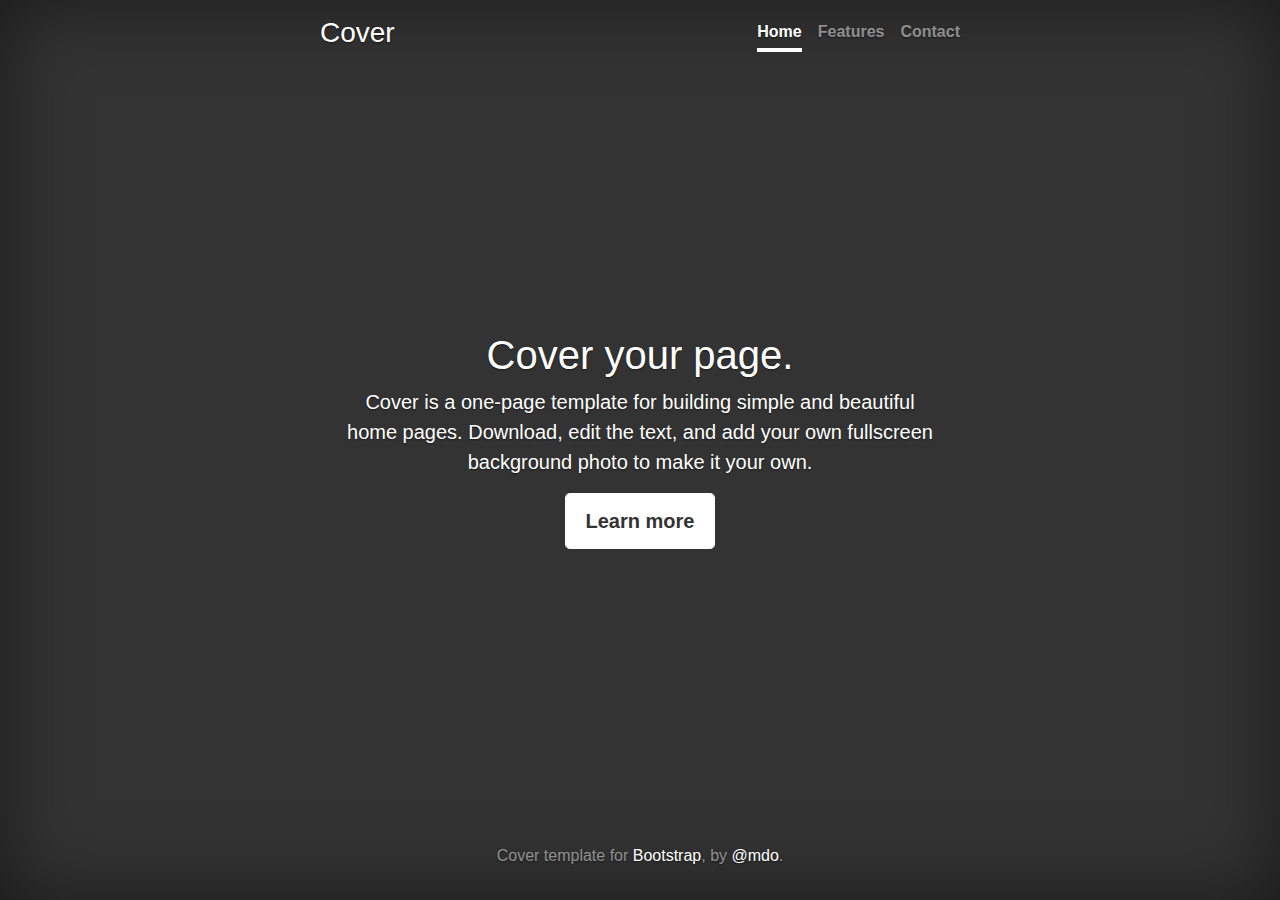
<file: bootstrap-4.0.0/docs/4.0/examples/cover/index.html>
<!doctype html>
<html lang="en">
  <head>
    <meta charset="utf-8">
    <meta name="viewport" content="width=device-width, initial-scale=1, shrink-to-fit=no">
    <meta name="description" content="">
    <meta name="author" content="">
    <link rel="icon" href="../../../../favicon.ico">

    <title>Cover Template for Bootstrap</title>

    <!-- Bootstrap core CSS -->
    <link href="../../../../dist/css/bootstrap.min.css" rel="stylesheet">

    <!-- Custom styles for this template -->
    <link href="cover.css" rel="stylesheet">
  </head>

  <body class="text-center">

    <div class="cover-container d-flex h-100 p-3 mx-auto flex-column">
      <header class="masthead mb-auto">
        <div class="inner">
          <h3 class="masthead-brand">Cover</h3>
          <nav class="nav nav-masthead justify-content-center">
            <a class="nav-link active" href="#">Home</a>
            <a class="nav-link" href="#">Features</a>
            <a class="nav-link" href="#">Contact</a>
          </nav>
        </div>
      </header>

      <main role="main" class="inner cover">
        <h1 class="cover-heading">Cover your page.</h1>
        <p class="lead">Cover is a one-page template for building simple and beautiful home pages. Download, edit the text, and add your own fullscreen background photo to make it your own.</p>
        <p class="lead">
          <a href="#" class="btn btn-lg btn-secondary">Learn more</a>
        </p>
      </main>

      <footer class="mastfoot mt-auto">
        <div class="inner">
          <p>Cover template for <a href="https://getbootstrap.com/">Bootstrap</a>, by <a href="https://twitter.com/mdo">@mdo</a>.</p>
        </div>
      </footer>
    </div>


    <!-- Bootstrap core JavaScript
    ================================================== -->
    <!-- Placed at the end of the document so the pages load faster -->
    <script src="https://code.jquery.com/jquery-3.2.1.slim.min.js" integrity="sha384-KJ3o2DKtIkvYIK3UENzmM7KCkRr/rE9/Qpg6aAZGJwFDMVNA/GpGFF93hXpG5KkN" crossorigin="anonymous"></script>
    <script>window.jQuery || document.write('<script src="../../../../assets/js/vendor/jquery-slim.min.js"><\/script>')</script>
    <script src="../../../../assets/js/vendor/popper.min.js"></script>
    <script src="../../../../dist/js/bootstrap.min.js"></script>
  </body>
</html>
</file>
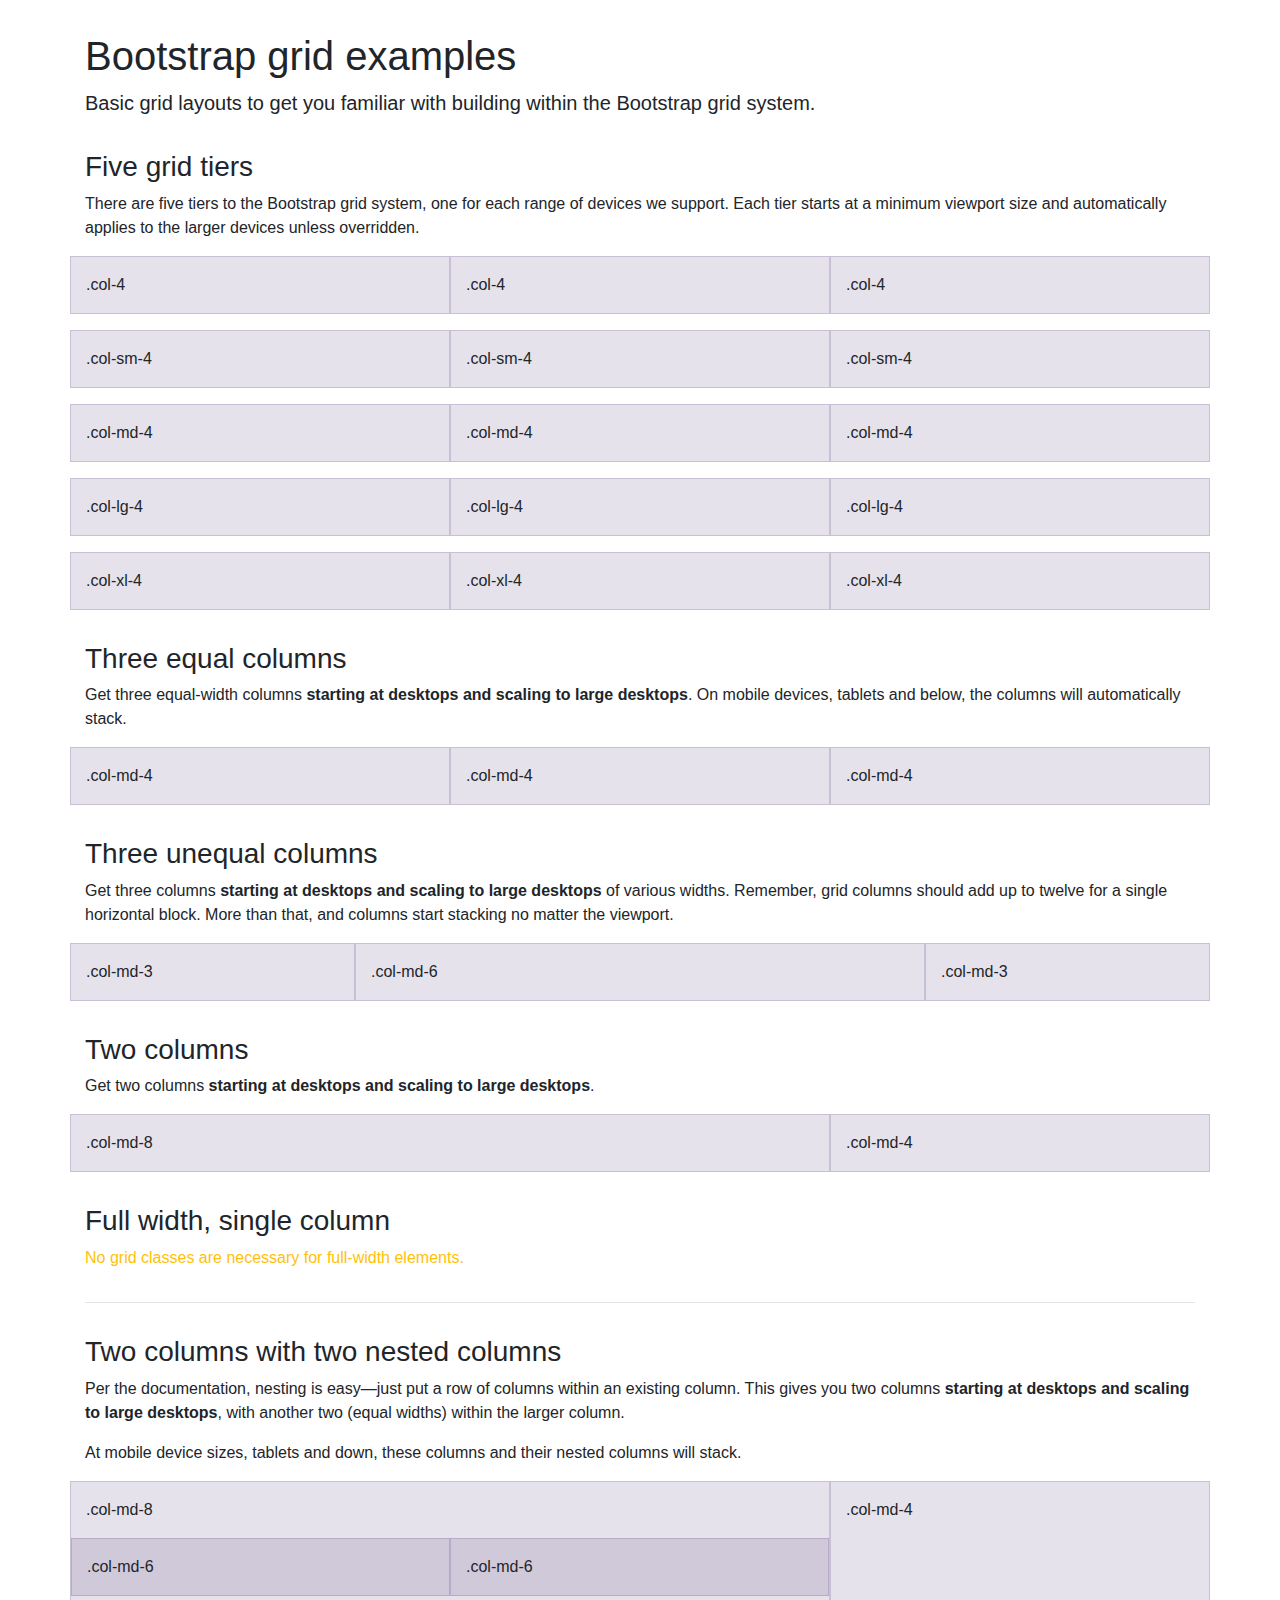
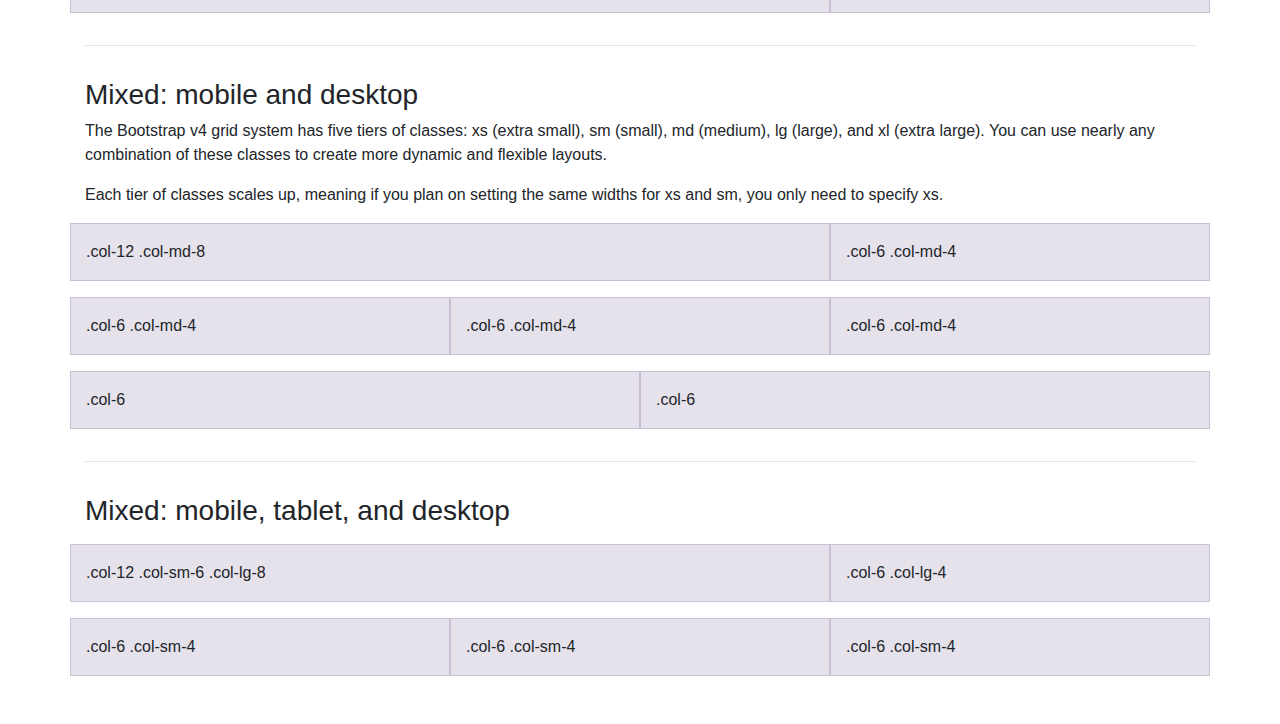
<file: bootstrap-4.0.0/docs/4.0/examples/grid/index.html>
<!doctype html>
<html lang="en">
  <head>
    <meta charset="utf-8">
    <meta name="viewport" content="width=device-width, initial-scale=1, shrink-to-fit=no">
    <meta name="description" content="">
    <meta name="author" content="">
    <link rel="icon" href="../../../../favicon.ico">

    <title>Grid Template for Bootstrap</title>

    <!-- Bootstrap core CSS -->
    <link href="../../../../dist/css/bootstrap.min.css" rel="stylesheet">

    <!-- Custom styles for this template -->
    <link href="grid.css" rel="stylesheet">
  </head>

  <body>
    <div class="container">

      <h1>Bootstrap grid examples</h1>
      <p class="lead">Basic grid layouts to get you familiar with building within the Bootstrap grid system.</p>

      <h3>Five grid tiers</h3>
      <p>There are five tiers to the Bootstrap grid system, one for each range of devices we support. Each tier starts at a minimum viewport size and automatically applies to the larger devices unless overridden.</p>

      <div class="row">
        <div class="col-4">.col-4</div>
        <div class="col-4">.col-4</div>
        <div class="col-4">.col-4</div>
      </div>

      <div class="row">
        <div class="col-sm-4">.col-sm-4</div>
        <div class="col-sm-4">.col-sm-4</div>
        <div class="col-sm-4">.col-sm-4</div>
      </div>

      <div class="row">
        <div class="col-md-4">.col-md-4</div>
        <div class="col-md-4">.col-md-4</div>
        <div class="col-md-4">.col-md-4</div>
      </div>

      <div class="row">
        <div class="col-lg-4">.col-lg-4</div>
        <div class="col-lg-4">.col-lg-4</div>
        <div class="col-lg-4">.col-lg-4</div>
      </div>

      <div class="row">
        <div class="col-xl-4">.col-xl-4</div>
        <div class="col-xl-4">.col-xl-4</div>
        <div class="col-xl-4">.col-xl-4</div>
      </div>

      <h3>Three equal columns</h3>
      <p>Get three equal-width columns <strong>starting at desktops and scaling to large desktops</strong>. On mobile devices, tablets and below, the columns will automatically stack.</p>
      <div class="row">
        <div class="col-md-4">.col-md-4</div>
        <div class="col-md-4">.col-md-4</div>
        <div class="col-md-4">.col-md-4</div>
      </div>

      <h3>Three unequal columns</h3>
      <p>Get three columns <strong>starting at desktops and scaling to large desktops</strong> of various widths. Remember, grid columns should add up to twelve for a single horizontal block. More than that, and columns start stacking no matter the viewport.</p>
      <div class="row">
        <div class="col-md-3">.col-md-3</div>
        <div class="col-md-6">.col-md-6</div>
        <div class="col-md-3">.col-md-3</div>
      </div>

      <h3>Two columns</h3>
      <p>Get two columns <strong>starting at desktops and scaling to large desktops</strong>.</p>
      <div class="row">
        <div class="col-md-8">.col-md-8</div>
        <div class="col-md-4">.col-md-4</div>
      </div>

      <h3>Full width, single column</h3>
      <p class="text-warning">No grid classes are necessary for full-width elements.</p>

      <hr>

      <h3>Two columns with two nested columns</h3>
      <p>Per the documentation, nesting is easy—just put a row of columns within an existing column. This gives you two columns <strong>starting at desktops and scaling to large desktops</strong>, with another two (equal widths) within the larger column.</p>
      <p>At mobile device sizes, tablets and down, these columns and their nested columns will stack.</p>
      <div class="row">
        <div class="col-md-8">
          .col-md-8
          <div class="row">
            <div class="col-md-6">.col-md-6</div>
            <div class="col-md-6">.col-md-6</div>
          </div>
        </div>
        <div class="col-md-4">.col-md-4</div>
      </div>

      <hr>

      <h3>Mixed: mobile and desktop</h3>
      <p>The Bootstrap v4 grid system has five tiers of classes: xs (extra small), sm (small), md (medium), lg (large), and xl (extra large). You can use nearly any combination of these classes to create more dynamic and flexible layouts.</p>
      <p>Each tier of classes scales up, meaning if you plan on setting the same widths for xs and sm, you only need to specify xs.</p>
      <div class="row">
        <div class="col-12 col-md-8">.col-12 .col-md-8</div>
        <div class="col-6 col-md-4">.col-6 .col-md-4</div>
      </div>
      <div class="row">
        <div class="col-6 col-md-4">.col-6 .col-md-4</div>
        <div class="col-6 col-md-4">.col-6 .col-md-4</div>
        <div class="col-6 col-md-4">.col-6 .col-md-4</div>
      </div>
      <div class="row">
        <div class="col-6">.col-6</div>
        <div class="col-6">.col-6</div>
      </div>

      <hr>

      <h3>Mixed: mobile, tablet, and desktop</h3>
      <p></p>
      <div class="row">
        <div class="col-12 col-sm-6 col-lg-8">.col-12 .col-sm-6 .col-lg-8</div>
        <div class="col-6 col-lg-4">.col-6 .col-lg-4</div>
      </div>
      <div class="row">
        <div class="col-6 col-sm-4">.col-6 .col-sm-4</div>
        <div class="col-6 col-sm-4">.col-6 .col-sm-4</div>
        <div class="col-6 col-sm-4">.col-6 .col-sm-4</div>
      </div>

    </div> <!-- /container -->
  </body>
</html>
</file>
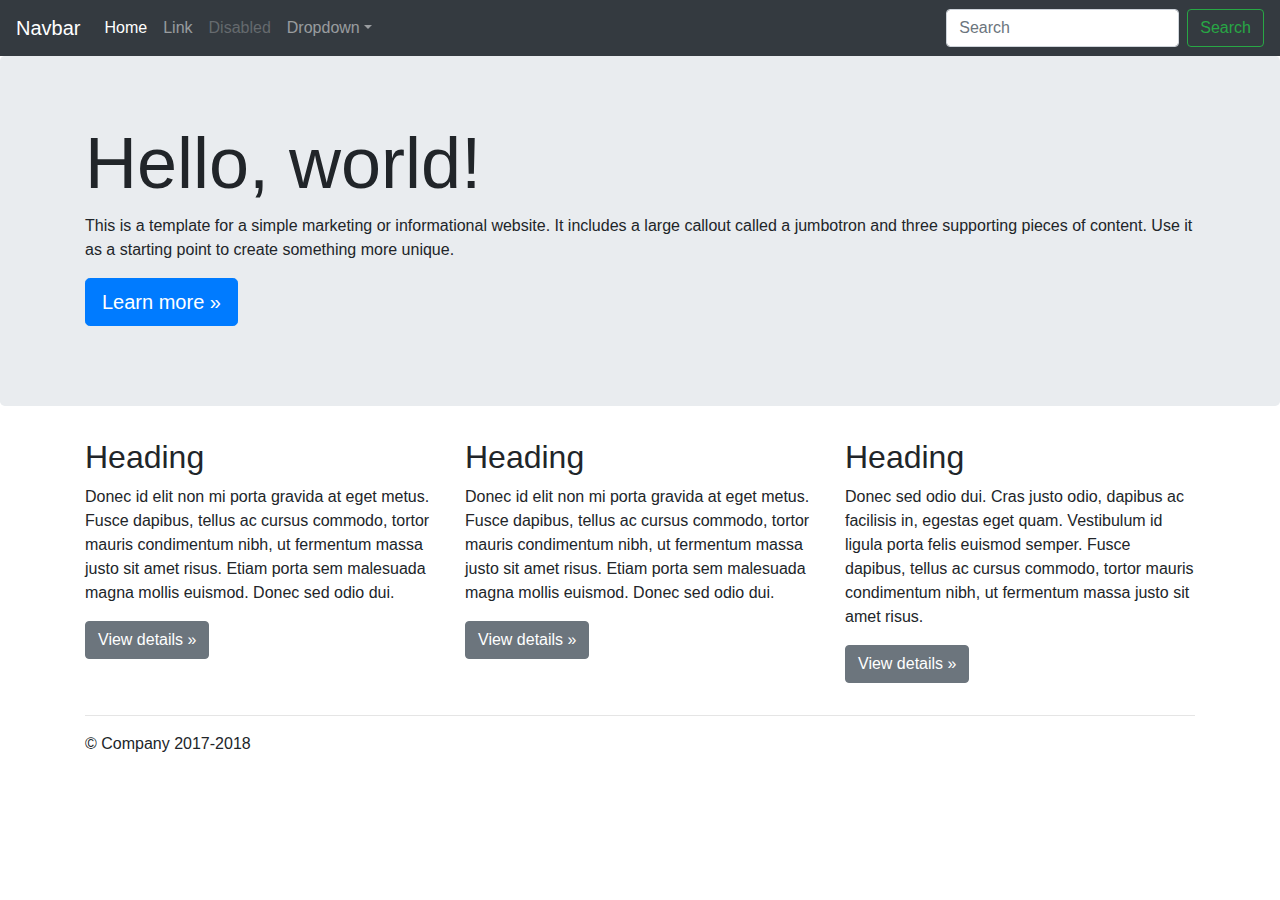
<file: bootstrap-4.0.0/docs/4.0/examples/jumbotron/index.html>
<!doctype html>
<html lang="en">
  <head>
    <meta charset="utf-8">
    <meta name="viewport" content="width=device-width, initial-scale=1, shrink-to-fit=no">
    <meta name="description" content="">
    <meta name="author" content="">
    <link rel="icon" href="../../../../favicon.ico">

    <title>Jumbotron Template for Bootstrap</title>

    <!-- Bootstrap core CSS -->
    <link href="../../../../dist/css/bootstrap.min.css" rel="stylesheet">

    <!-- Custom styles for this template -->
    <link href="jumbotron.css" rel="stylesheet">
  </head>

  <body>

    <nav class="navbar navbar-expand-md navbar-dark fixed-top bg-dark">
      <a class="navbar-brand" href="#">Navbar</a>
      <button class="navbar-toggler" type="button" data-toggle="collapse" data-target="#navbarsExampleDefault" aria-controls="navbarsExampleDefault" aria-expanded="false" aria-label="Toggle navigation">
        <span class="navbar-toggler-icon"></span>
      </button>

      <div class="collapse navbar-collapse" id="navbarsExampleDefault">
        <ul class="navbar-nav mr-auto">
          <li class="nav-item active">
            <a class="nav-link" href="#">Home <span class="sr-only">(current)</span></a>
          </li>
          <li class="nav-item">
            <a class="nav-link" href="#">Link</a>
          </li>
          <li class="nav-item">
            <a class="nav-link disabled" href="#">Disabled</a>
          </li>
          <li class="nav-item dropdown">
            <a class="nav-link dropdown-toggle" href="http://example.com" id="dropdown01" data-toggle="dropdown" aria-haspopup="true" aria-expanded="false">Dropdown</a>
            <div class="dropdown-menu" aria-labelledby="dropdown01">
              <a class="dropdown-item" href="#">Action</a>
              <a class="dropdown-item" href="#">Another action</a>
              <a class="dropdown-item" href="#">Something else here</a>
            </div>
          </li>
        </ul>
        <form class="form-inline my-2 my-lg-0">
          <input class="form-control mr-sm-2" type="text" placeholder="Search" aria-label="Search">
          <button class="btn btn-outline-success my-2 my-sm-0" type="submit">Search</button>
        </form>
      </div>
    </nav>

    <main role="main">

      <!-- Main jumbotron for a primary marketing message or call to action -->
      <div class="jumbotron">
        <div class="container">
          <h1 class="display-3">Hello, world!</h1>
          <p>This is a template for a simple marketing or informational website. It includes a large callout called a jumbotron and three supporting pieces of content. Use it as a starting point to create something more unique.</p>
          <p><a class="btn btn-primary btn-lg" href="#" role="button">Learn more &raquo;</a></p>
        </div>
      </div>

      <div class="container">
        <!-- Example row of columns -->
        <div class="row">
          <div class="col-md-4">
            <h2>Heading</h2>
            <p>Donec id elit non mi porta gravida at eget metus. Fusce dapibus, tellus ac cursus commodo, tortor mauris condimentum nibh, ut fermentum massa justo sit amet risus. Etiam porta sem malesuada magna mollis euismod. Donec sed odio dui. </p>
            <p><a class="btn btn-secondary" href="#" role="button">View details &raquo;</a></p>
          </div>
          <div class="col-md-4">
            <h2>Heading</h2>
            <p>Donec id elit non mi porta gravida at eget metus. Fusce dapibus, tellus ac cursus commodo, tortor mauris condimentum nibh, ut fermentum massa justo sit amet risus. Etiam porta sem malesuada magna mollis euismod. Donec sed odio dui. </p>
            <p><a class="btn btn-secondary" href="#" role="button">View details &raquo;</a></p>
          </div>
          <div class="col-md-4">
            <h2>Heading</h2>
            <p>Donec sed odio dui. Cras justo odio, dapibus ac facilisis in, egestas eget quam. Vestibulum id ligula porta felis euismod semper. Fusce dapibus, tellus ac cursus commodo, tortor mauris condimentum nibh, ut fermentum massa justo sit amet risus.</p>
            <p><a class="btn btn-secondary" href="#" role="button">View details &raquo;</a></p>
          </div>
        </div>

        <hr>

      </div> <!-- /container -->

    </main>

    <footer class="container">
      <p>&copy; Company 2017-2018</p>
    </footer>

    <!-- Bootstrap core JavaScript
    ================================================== -->
    <!-- Placed at the end of the document so the pages load faster -->
    <script src="https://code.jquery.com/jquery-3.2.1.slim.min.js" integrity="sha384-KJ3o2DKtIkvYIK3UENzmM7KCkRr/rE9/Qpg6aAZGJwFDMVNA/GpGFF93hXpG5KkN" crossorigin="anonymous"></script>
    <script>window.jQuery || document.write('<script src="../../../../assets/js/vendor/jquery-slim.min.js"><\/script>')</script>
    <script src="../../../../assets/js/vendor/popper.min.js"></script>
    <script src="../../../../dist/js/bootstrap.min.js"></script>
  </body>
</html>
</file>
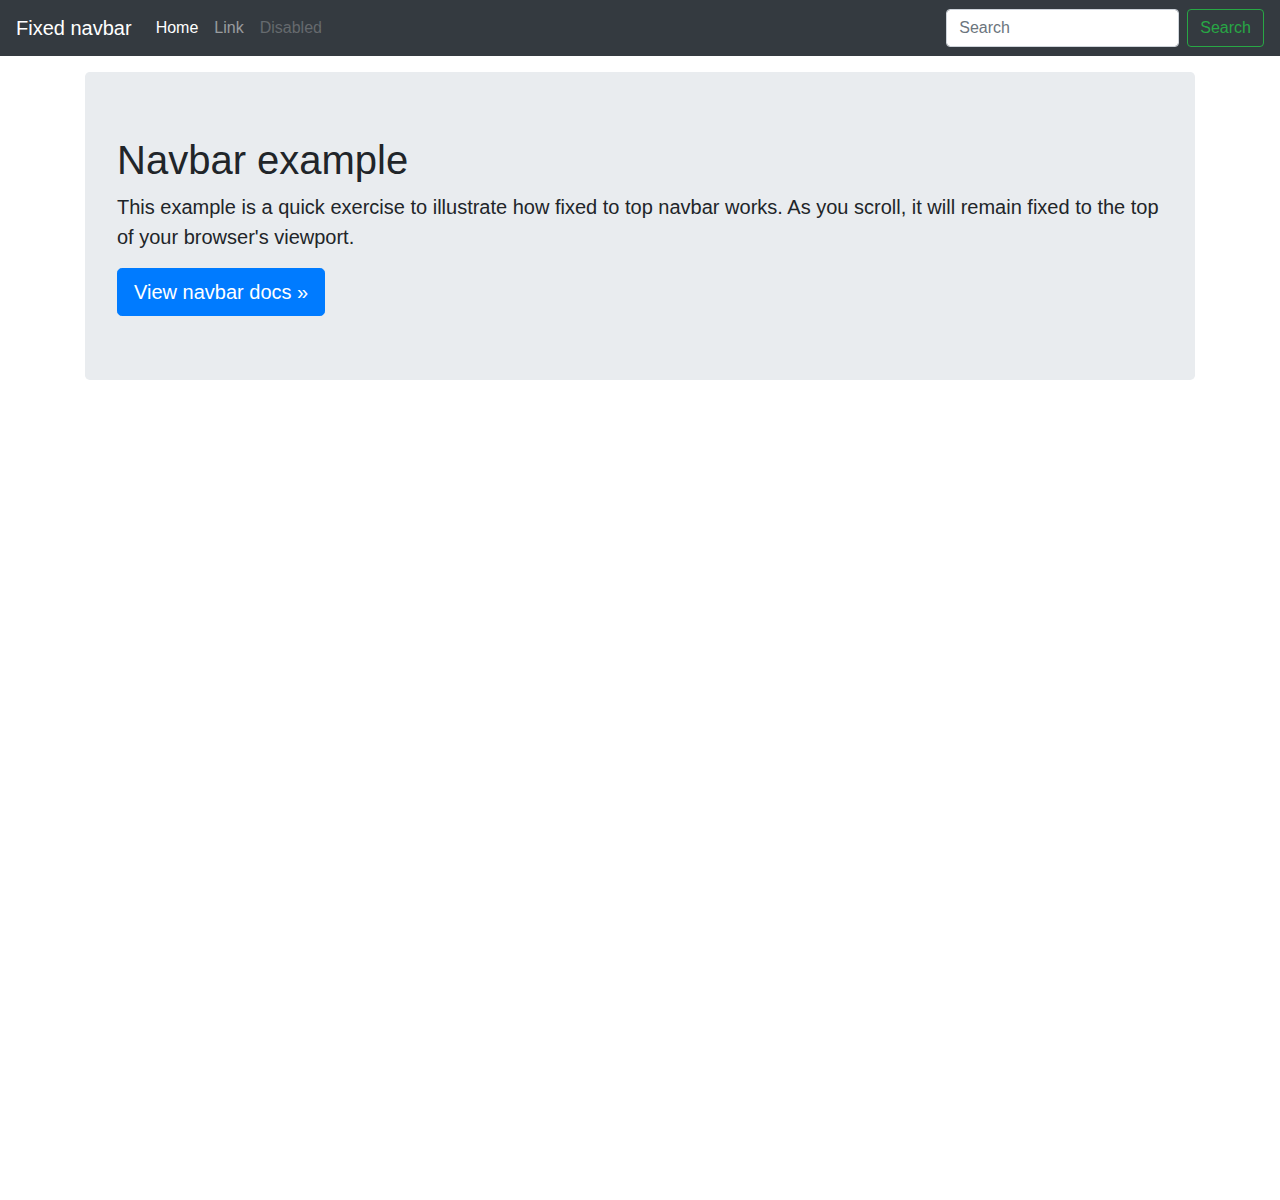
<file: bootstrap-4.0.0/docs/4.0/examples/navbar-fixed/index.html>
<!doctype html>
<html lang="en">
  <head>
    <meta charset="utf-8">
    <meta name="viewport" content="width=device-width, initial-scale=1, shrink-to-fit=no">
    <meta name="description" content="">
    <meta name="author" content="">
    <link rel="icon" href="../../../../favicon.ico">

    <title>Fixed top navbar example for Bootstrap</title>

    <!-- Bootstrap core CSS -->
    <link href="../../../../dist/css/bootstrap.min.css" rel="stylesheet">

    <!-- Custom styles for this template -->
    <link href="navbar-top-fixed.css" rel="stylesheet">
  </head>

  <body>

    <nav class="navbar navbar-expand-md navbar-dark fixed-top bg-dark">
      <a class="navbar-brand" href="#">Fixed navbar</a>
      <button class="navbar-toggler" type="button" data-toggle="collapse" data-target="#navbarCollapse" aria-controls="navbarCollapse" aria-expanded="false" aria-label="Toggle navigation">
        <span class="navbar-toggler-icon"></span>
      </button>
      <div class="collapse navbar-collapse" id="navbarCollapse">
        <ul class="navbar-nav mr-auto">
          <li class="nav-item active">
            <a class="nav-link" href="#">Home <span class="sr-only">(current)</span></a>
          </li>
          <li class="nav-item">
            <a class="nav-link" href="#">Link</a>
          </li>
          <li class="nav-item">
            <a class="nav-link disabled" href="#">Disabled</a>
          </li>
        </ul>
        <form class="form-inline mt-2 mt-md-0">
          <input class="form-control mr-sm-2" type="text" placeholder="Search" aria-label="Search">
          <button class="btn btn-outline-success my-2 my-sm-0" type="submit">Search</button>
        </form>
      </div>
    </nav>

    <main role="main" class="container">
      <div class="jumbotron">
        <h1>Navbar example</h1>
        <p class="lead">This example is a quick exercise to illustrate how fixed to top navbar works. As you scroll, it will remain fixed to the top of your browser's viewport.</p>
        <a class="btn btn-lg btn-primary" href="../../components/navbar/" role="button">View navbar docs &raquo;</a>
      </div>
    </main>

    <!-- Bootstrap core JavaScript
    ================================================== -->
    <!-- Placed at the end of the document so the pages load faster -->
    <script src="https://code.jquery.com/jquery-3.2.1.slim.min.js" integrity="sha384-KJ3o2DKtIkvYIK3UENzmM7KCkRr/rE9/Qpg6aAZGJwFDMVNA/GpGFF93hXpG5KkN" crossorigin="anonymous"></script>
    <script>window.jQuery || document.write('<script src="../../../../assets/js/vendor/jquery-slim.min.js"><\/script>')</script>
    <script src="../../../../assets/js/vendor/popper.min.js"></script>
    <script src="../../../../dist/js/bootstrap.min.js"></script>
  </body>
</html>
</file>
<file: style.css>
/*todos .html*/
* {
	font-family: "Days One", sans-serif;
}

#main-content {
    width: 100%;
    height: 85%;
}

#cabecalho {
	border-bottom: 1px black solid;
	height: 100px;
	background-color: rgb(207, 206, 201);
	padding-top: 15px !important;
}

.days-one-regular {
	font-family: "Days One", sans-serif;
	font-weight: 400;
	font-style: normal;
  }

/*// <uniquifier>: Use a unique and descriptive class name
  // <weight>: Use a value from 100 to 1000
  
.dm-sans-<uniquifier> {
  font-family: "DM Sans", sans-serif;
  font-optical-sizing: auto;
  font-weight: <weight>;
  font-style: normal;
} */

.dm-sans-sabor {
  font-family: "DM Sans", sans-serif;
  font-optical-sizing: auto;
  font-weight: 600;
  font-style: normal;
}

a {
	color: black !important;
}

.navbar-nav {
	margin-left: 0px !important;
	margin-right: 0px !important;
	padding-left: 10px !important;
	padding-right: 10px !important;
	width: 100%;
}

.row {
	width: 100%;
	margin-left: 0px !important;
	margin-right: 0px !important;
}

#header-logo {
	padding-left: 30px !important;
	padding-right: 5px !important;
	text-align: right;
}

#header-texto {
	padding-left: 20px !important;
	padding-right: 0px !important;
	text-align: right;
	vertical-align: middle;
}

.container {
	margin-left: 0px !important;
	margin-right: 0px !important;
	padding-left: 0px !important;
	padding-right: 0px !important;
	max-width: 100% !important;
}

.logo h1 {
	font-size: 36px;
	margin-bottom: 0;
	text-align: right;
	vertical-align: middle;
}

.logo p {
	font-size: 14px;
	margin-top: 0;
	text-align: right;
	vertical-align: middle;
}

.nav-item a {
	font-size: 12px;
	color: black;
}

#div-login {
	text-align: right;
	padding-top: 8px;
	padding-left: 0px !important;
	padding-right: 0px !important;
}

#icone-login {
	text-align: right;
	padding-left: 0px !important;
	padding-right: 10px !important;
}

#links-login {
	text-align: left;
	padding-left: 0px !important;
	padding-right: 0px !important;
}

#conta {
	font-size: 20px;
	padding-left: 0px !important;
	padding-right: 0px !important;
}

#sair {
	font-size: 12px;
	padding-left: 0px !important;
	padding-right: 0px !important;
}

#entrar {
	font-size: 24px;
	padding-left: 0px !important;
	padding-right: 0px !important;
}

#cadastrar {
	font-size: 12px;
	padding-left: 0px !important;
	padding-right: 0px !important;
}

#div-texto {
	word-break: break-word !important;
	padding: 5% 20% !important;
	text-align: center;
}

.nav-link {
	white-space: nowrap;
	padding-bottom: 0 !important;
	padding-top: 0 !important;
}

html{
	height: 100%;
}

body {
	height: 100%;
}

footer {
	background-color: #f3f3f2;
	font-size: 8px;
	position: fixed;
	left: 0;
	bottom: 0;
	width: 100%;
	height: auto;
}

hr{
	margin: 0px !important;
}

/*index.html*/
.links-home {
	background-color: rgb(207, 206, 201);
	border: 1px black solid;
	border-radius: 25px;
	height: 100%;
	width: 80%;
	font-size: 24px;
	display: flex; /* Torna o container um flex container */
    justify-content: center; /* Centraliza horizontalmente */
}

#conteudo-home {
	background-color: #f3f3f2;
	height: 100%;
	vertical-align: middle !important;
	display: flex; /* Torna o container um flex container */
    justify-content: center; /* Centraliza horizontalmente */
    align-items: center; /* Centraliza verticalmente */
}

#conteudo-home-row{
	height: 75%;
}

.coluna-home {
	height: 100%;
	display: flex; /* Torna o container um flex container */
    justify-content: center; /* Centraliza horizontalmente */
}

.img-home {
	display: flex; /* Torna o container um flex container */
	justify-content: center; /* Centraliza horizontalmente */
}

/*produtos.html*/

#conteudo-produtos {
	background-color: #f3f3f2;
	height: 100%;
	display: flex; /* Torna o container um flex container */
    justify-content: center; /* Centraliza horizontalmente */
}

#conteudo-produtos-row {
	height: 75%;
}

#titulo-pagina-produtos {
	padding-left: 20px;
	font-size: 28px;
	display: flex; /* Torna o container um flex container */
    align-items: flex-start; /* Centraliza verticalmente */
}

#img-produtos-pet {
	margin-right: 20px;
}

#produtos-esquerda {
	padding-right: 50px;
	display: flex; /* Torna o container um flex container */
    justify-content: flex-end; /* Centraliza horizontalmente */
}

#card-produtos {
	background-color: rgb(207, 206, 201);
	border: 1px black solid;
	border-radius: 25px;
	width: 70%;
}

#produtos-direita {
	padding-left: 50px;
	display: flex; /* Torna o container um flex container */
    justify-content: flex-start; /* Centraliza horizontalmente */
}

.titulo-produto {
	display: flex; /* Torna o container um flex container */
    justify-content: center; /* Centraliza horizontalmente */
}

.produto {
	text-align: center;
	font-size: 24px;
	margin-top: 20px;
	width: 80%;
	height: 40px;
	background-color: #B4B4B1;
	border: 1px black solid;
	border-radius: 5px;
}

.img-racao {
	margin: 20px 0px;
	display: flex; /* Torna o container um flex container */
    justify-content: center; /* Centraliza horizontalmente */
}

.sabor-produto {
	display: flex; /* Torna o container um flex container */
    justify-content: center; /* Centraliza horizontalmente */
	font-size: 22px;
}

.tipo-produto {
	text-align: center;
	font-size: 16px;
	margin-top: 10px;
	margin-bottom: 20px;
	background-color: #B4B4B1;
	border: 1px black solid;
	border-radius: 5px;
}

/*login.html*/
#login {
	width: 100%;
	height: 100%;
}

#conteudo-login {
	background-color: #f3f3f2;
	height: 100%;
	display: flex; /* Torna o container um flex container */
    justify-content: center; /* Centraliza horizontalmente */
}

#conteudo-login-row {
	padding-top: 60px;
	height: 75%;
}

#imagem-texto-login {
	font-size: 30px;
	width: 100%;
	height: 100%;
}

#imagem-login {
	display: flex; /* Torna o container um flex container */
    justify-content: center; /* Centraliza horizontalmente */
	align-items: center; /* Centraliza verticalmente */
}

.texto-login {
	display: flex; /* Torna o container um flex container */
    justify-content: center; /* Centraliza horizontalmente */
	align-items: center; /* Centraliza verticalmente */
	text-align: center;
	width: 50%;
}

#card-login {
	width: 80%;
	height: 511px;
	background-color: rgb(207, 206, 201);
	border: 1px black solid;
	display: flex; /* Torna o container um flex container */
    justify-content: center; /* Centraliza horizontalmente */
}

#titulo-login {
	text-align: center;
	font-size: 22px;
	padding-top: 20px;
	padding-bottom: 20px;
}

.dados-login {
	padding: 0px 0px 5px 50px !important;
	display: flex; /* Torna o container um flex container */
    justify-content: flex-start; /* Centraliza horizontalmente */
	align-items: center; /* Centraliza verticalmente */
	font-size: 15px;
}

.btn-secondary {
	background-color:#B4B4B1 !important;
	color: black !important;
	border-color: black !important;
}

.botao-logar {
	display: flex; /* Torna o container um flex container */
    justify-content: center; /* Centraliza horizontalmente */
	align-items: center; /* Centraliza verticalmente */
	padding-top: 20px;
	padding-bottom: 20px;
}

.input-login {
	color: black !important;
	border-color: black !important;
	width: 90% !important;
}

.dados-cadastrar {
	padding: 0px 0px 5px 50px !important;
	display: flex; /* Torna o container um flex container */
    justify-content: flex-start; /* Centraliza horizontalmente */
	align-items: center; /* Centraliza verticalmente */
	font-size: 15px;
}

/*area-usuario.html*/
#conteudo-area-usuario {
	background-color: #f3f3f2;
}

#abas{
	padding: 50px;
}

.nav-tabs .nav-item.show .nav-link, .nav-tabs .nav-link.active {
	background-color: rgb(207, 206, 201) !important;
	border-color: black !important;
	border-bottom: 0px;
}

.nav-tabs .nav-link {
	background-color: #B4B4B1 !important;
	border-color: black !important;
}

#dados-pessoais-aba{
	background-color: rgb(207, 206, 201) !important;
	width: 100% !important;
	border: 1px black solid;
}

.dados-cadastrados {
	padding: 0px 0px 5px 50px !important;
}

.input-dados-cadastrados {
	width: 60% !important;
}

#nome-completo-dados {
	padding-top: 20px !important;
}

#dados-pet-aba{
	background-color: rgb(207, 206, 201) !important;
	width: 100% !important;
	border: 1px black solid;
}

#nome-pet {
	padding-top: 20px !important;
}

.dados-cadastrados-pet {
	padding: 0px 0px 5px 20px !important;
}

#tabela-pets {
	width: 100%;
	margin-top: 20px;
	border: 1px black solid;
}

#tabela-pets thead tr td {
	background-color:#B4B4B1 !important;
	border: 1px black solid;
	text-align: center;
}

#tabela-pets tbody tr td {
	background-color: #f3f3f2 !important;
	border: 1px black solid;
	text-align: center;
}

/*servicos.html*/
#conteudo-servicos {
	background-color: #f3f3f2;
	height: 100%;
	display: flex; /* Torna o container um flex container */
    justify-content: center; /* Centraliza horizontalmente */
}

#conteudo-servicos-row {
	height: 75%;
}

#titulo-pagina-servicos {
	padding-left: 20px;
	font-size: 28px;
	display: flex; /* Torna o container um flex container */
    align-items: flex-start; /* Centraliza verticalmente */
}

#card-servicos {
	background-color: rgb(207, 206, 201);
	border: 1px black solid;
	border-radius: 25px;
	width: 70%;
}

#agendamento-servico {
	display: flex; /* Torna o container um flex container */
    justify-content: center; /* Centraliza horizontalmente */
}

.titulo-servico {
	display: flex; /* Torna o container um flex container */
    justify-content: center; /* Centraliza horizontalmente */
}

.servico {
	text-align: left;
	font-size: 24px;
	margin-top: 20px;
	width: 80%;
	height: 80px;
}

.form-check {
	padding: 20px 0px 20px 50px !important;
	display: flex !important;
    align-items: center !important;
}

#tele-busca{
	padding-bottom: 50px !important;
}

input[type="checkbox"] {
	width: 20px; /* Largura desejada */
	height: 20px; /* Altura desejada */
}

.dados-agendamento-servicos {
	margin: 10px;
}

.imagens-servicos {
	margin: 0px 30px !important;
}

.dados-agendamento-servicos-row {
	padding-top: 40px;
}

#myTabContent {
	width: 100% !important;
}

#form-usuario {
	width: 100% !important;
}

#form-pet {
	width: 100% !important;
}
</file>
<file: bootstrap-4.0.0/docs/4.0/examples/album/album.css>
:root {
  --jumbotron-padding-y: 3rem;
}

.jumbotron {
  padding-top: var(--jumbotron-padding-y);
  padding-bottom: var(--jumbotron-padding-y);
  margin-bottom: 0;
  background-color: #fff;
}
@media (min-width: 768px) {
  .jumbotron {
    padding-top: calc(var(--jumbotron-padding-y) * 2);
    padding-bottom: calc(var(--jumbotron-padding-y) * 2);
  }
}

.jumbotron p:last-child {
  margin-bottom: 0;
}

.jumbotron-heading {
  font-weight: 300;
}

.jumbotron .container {
  max-width: 40rem;
}

footer {
  padding-top: 3rem;
  padding-bottom: 3rem;
}

footer p {
  margin-bottom: .25rem;
}

.box-shadow { box-shadow: 0 .25rem .75rem rgba(0, 0, 0, .05); }
</file>
<file: bootstrap-4.0.0/docs/4.0/examples/blog/blog.css>
/* stylelint-disable selector-list-comma-newline-after */

.blog-header {
  line-height: 1;
  border-bottom: 1px solid #e5e5e5;
}

.blog-header-logo {
  font-family: "Playfair Display", Georgia, "Times New Roman", serif;
  font-size: 2.25rem;
}

.blog-header-logo:hover {
  text-decoration: none;
}

h1, h2, h3, h4, h5, h6 {
  font-family: "Playfair Display", Georgia, "Times New Roman", serif;
}

.display-4 {
  font-size: 2.5rem;
}
@media (min-width: 768px) {
  .display-4 {
    font-size: 3rem;
  }
}

.nav-scroller {
  position: relative;
  z-index: 2;
  height: 2.75rem;
  overflow-y: hidden;
}

.nav-scroller .nav {
  display: -webkit-box;
  display: -ms-flexbox;
  display: flex;
  -ms-flex-wrap: nowrap;
  flex-wrap: nowrap;
  padding-bottom: 1rem;
  margin-top: -1px;
  overflow-x: auto;
  text-align: center;
  white-space: nowrap;
  -webkit-overflow-scrolling: touch;
}

.nav-scroller .nav-link {
  padding-top: .75rem;
  padding-bottom: .75rem;
  font-size: .875rem;
}

.card-img-right {
  height: 100%;
  border-radius: 0 3px 3px 0;
}

.flex-auto {
  -ms-flex: 0 0 auto;
  -webkit-box-flex: 0;
  flex: 0 0 auto;
}

.h-250 { height: 250px; }
@media (min-width: 768px) {
  .h-md-250 { height: 250px; }
}

.border-top { border-top: 1px solid #e5e5e5; }
.border-bottom { border-bottom: 1px solid #e5e5e5; }

.box-shadow { box-shadow: 0 .25rem .75rem rgba(0, 0, 0, .05); }

/*
 * Blog name and description
 */
.blog-title {
  margin-bottom: 0;
  font-size: 2rem;
  font-weight: 400;
}
.blog-description {
  font-size: 1.1rem;
  color: #999;
}

@media (min-width: 40em) {
  .blog-title {
    font-size: 3.5rem;
  }
}

/* Pagination */
.blog-pagination {
  margin-bottom: 4rem;
}
.blog-pagination > .btn {
  border-radius: 2rem;
}

/*
 * Blog posts
 */
.blog-post {
  margin-bottom: 4rem;
}
.blog-post-title {
  margin-bottom: .25rem;
  font-size: 2.5rem;
}
.blog-post-meta {
  margin-bottom: 1.25rem;
  color: #999;
}

/*
 * Footer
 */
.blog-footer {
  padding: 2.5rem 0;
  color: #999;
  text-align: center;
  background-color: #f9f9f9;
  border-top: .05rem solid #e5e5e5;
}
.blog-footer p:last-child {
  margin-bottom: 0;
}
</file>
<file: bootstrap-4.0.0/docs/4.0/examples/carousel/carousel.css>
/* GLOBAL STYLES
-------------------------------------------------- */
/* Padding below the footer and lighter body text */

body {
  padding-top: 3rem;
  padding-bottom: 3rem;
  color: #5a5a5a;
}


/* CUSTOMIZE THE CAROUSEL
-------------------------------------------------- */

/* Carousel base class */
.carousel {
  margin-bottom: 4rem;
}
/* Since positioning the image, we need to help out the caption */
.carousel-caption {
  bottom: 3rem;
  z-index: 10;
}

/* Declare heights because of positioning of img element */
.carousel-item {
  height: 32rem;
  background-color: #777;
}
.carousel-item > img {
  position: absolute;
  top: 0;
  left: 0;
  min-width: 100%;
  height: 32rem;
}


/* MARKETING CONTENT
-------------------------------------------------- */

/* Center align the text within the three columns below the carousel */
.marketing .col-lg-4 {
  margin-bottom: 1.5rem;
  text-align: center;
}
.marketing h2 {
  font-weight: 400;
}
.marketing .col-lg-4 p {
  margin-right: .75rem;
  margin-left: .75rem;
}


/* Featurettes
------------------------- */

.featurette-divider {
  margin: 5rem 0; /* Space out the Bootstrap <hr> more */
}

/* Thin out the marketing headings */
.featurette-heading {
  font-weight: 300;
  line-height: 1;
  letter-spacing: -.05rem;
}


/* RESPONSIVE CSS
-------------------------------------------------- */

@media (min-width: 40em) {
  /* Bump up size of carousel content */
  .carousel-caption p {
    margin-bottom: 1.25rem;
    font-size: 1.25rem;
    line-height: 1.4;
  }

  .featurette-heading {
    font-size: 50px;
  }
}

@media (min-width: 62em) {
  .featurette-heading {
    margin-top: 7rem;
  }
}
</file>
<file: bootstrap-4.0.0/docs/4.0/examples/cover/cover.css>
/*
 * Globals
 */

/* Links */
a,
a:focus,
a:hover {
  color: #fff;
}

/* Custom default button */
.btn-secondary,
.btn-secondary:hover,
.btn-secondary:focus {
  color: #333;
  text-shadow: none; /* Prevent inheritance from `body` */
  background-color: #fff;
  border: .05rem solid #fff;
}


/*
 * Base structure
 */

html,
body {
  height: 100%;
  background-color: #333;
}

body {
  display: -ms-flexbox;
  display: -webkit-box;
  display: flex;
  -ms-flex-pack: center;
  -webkit-box-pack: center;
  justify-content: center;
  color: #fff;
  text-shadow: 0 .05rem .1rem rgba(0, 0, 0, .5);
  box-shadow: inset 0 0 5rem rgba(0, 0, 0, .5);
}

.cover-container {
  max-width: 42em;
}


/*
 * Header
 */
.masthead {
  margin-bottom: 2rem;
}

.masthead-brand {
  margin-bottom: 0;
}

.nav-masthead .nav-link {
  padding: .25rem 0;
  font-weight: 700;
  color: rgba(255, 255, 255, .5);
  background-color: transparent;
  border-bottom: .25rem solid transparent;
}

.nav-masthead .nav-link:hover,
.nav-masthead .nav-link:focus {
  border-bottom-color: rgba(255, 255, 255, .25);
}

.nav-masthead .nav-link + .nav-link {
  margin-left: 1rem;
}

.nav-masthead .active {
  color: #fff;
  border-bottom-color: #fff;
}

@media (min-width: 48em) {
  .masthead-brand {
    float: left;
  }
  .nav-masthead {
    float: right;
  }
}


/*
 * Cover
 */
.cover {
  padding: 0 1.5rem;
}
.cover .btn-lg {
  padding: .75rem 1.25rem;
  font-weight: 700;
}


/*
 * Footer
 */
.mastfoot {
  color: rgba(255, 255, 255, .5);
}
</file>
<file: bootstrap-4.0.0/docs/4.0/examples/grid/grid.css>
body {
  padding-top: 2rem;
  padding-bottom: 2rem;
}

h3 {
  margin-top: 2rem;
}

.row {
  margin-bottom: 1rem;
}
.row .row {
  margin-top: 1rem;
  margin-bottom: 0;
}
[class*="col-"] {
  padding-top: 1rem;
  padding-bottom: 1rem;
  background-color: rgba(86, 61, 124, .15);
  border: 1px solid rgba(86, 61, 124, .2);
}

hr {
  margin-top: 2rem;
  margin-bottom: 2rem;
}
</file>
<file: bootstrap-4.0.0/docs/4.0/examples/jumbotron/jumbotron.css>
/* Move down content because we have a fixed navbar that is 3.5rem tall */
body {
  padding-top: 3.5rem;
}
</file>
<file: bootstrap-4.0.0/docs/4.0/examples/navbar-fixed/navbar-top-fixed.css>
/* Show it is fixed to the top */
body {
  min-height: 75rem;
  padding-top: 4.5rem;
}
</file>
<file: bootstrap-4.0.0/js/tests/vendor/qunit.css>
/*!
 * QUnit 2.4.1
 * https://qunitjs.com/
 *
 * Copyright jQuery Foundation and other contributors
 * Released under the MIT license
 * https://jquery.org/license
 *
 * Date: 2017-10-22T05:12Z
 */

/** Font Family and Sizes */

#qunit-tests, #qunit-header, #qunit-banner, #qunit-testrunner-toolbar, #qunit-filteredTest, #qunit-userAgent, #qunit-testresult {
	font-family: "Helvetica Neue Light", "HelveticaNeue-Light", "Helvetica Neue", Calibri, Helvetica, Arial, sans-serif;
}

#qunit-testrunner-toolbar, #qunit-filteredTest, #qunit-userAgent, #qunit-testresult, #qunit-tests li { font-size: small; }
#qunit-tests { font-size: smaller; }


/** Resets */

#qunit-tests, #qunit-header, #qunit-banner, #qunit-filteredTest, #qunit-userAgent, #qunit-testresult, #qunit-modulefilter {
	margin: 0;
	padding: 0;
}


/** Header (excluding toolbar) */

#qunit-header {
	padding: 0.5em 0 0.5em 1em;

	color: #8699A4;
	background-color: #0D3349;

	font-size: 1.5em;
	line-height: 1em;
	font-weight: 400;

	border-radius: 5px 5px 0 0;
}

#qunit-header a {
	text-decoration: none;
	color: #C2CCD1;
}

#qunit-header a:hover,
#qunit-header a:focus {
	color: #FFF;
}

#qunit-banner {
	height: 5px;
}

#qunit-filteredTest {
	padding: 0.5em 1em 0.5em 1em;
	color: #366097;
	background-color: #F4FF77;
}

#qunit-userAgent {
	padding: 0.5em 1em 0.5em 1em;
	color: #FFF;
	background-color: #2B81AF;
	text-shadow: rgba(0, 0, 0, 0.5) 2px 2px 1px;
}


/** Toolbar */

#qunit-testrunner-toolbar {
	padding: 0.5em 1em 0.5em 1em;
	color: #5E740B;
	background-color: #EEE;
}

#qunit-testrunner-toolbar .clearfix {
	height: 0;
	clear: both;
}

#qunit-testrunner-toolbar label {
	display: inline-block;
}

#qunit-testrunner-toolbar input[type=checkbox],
#qunit-testrunner-toolbar input[type=radio] {
	margin: 3px;
	vertical-align: -2px;
}

#qunit-testrunner-toolbar input[type=text] {
	box-sizing: border-box;
	height: 1.6em;
}

.qunit-url-config,
.qunit-filter,
#qunit-modulefilter {
	display: inline-block;
	line-height: 2.1em;
}

.qunit-filter,
#qunit-modulefilter {
	float: right;
	position: relative;
	margin-left: 1em;
}

.qunit-url-config label {
	margin-right: 0.5em;
}

#qunit-modulefilter-search {
	box-sizing: border-box;
	width: 400px;
}

#qunit-modulefilter-search-container:after {
	position: absolute;
	right: 0.3em;
	content: "\25bc";
	color: black;
}

#qunit-modulefilter-dropdown {
	/* align with #qunit-modulefilter-search */
	box-sizing: border-box;
	width: 400px;
	position: absolute;
	right: 0;
	top: 50%;
	margin-top: 0.8em;

	border: 1px solid #D3D3D3;
	border-top: none;
	border-radius: 0 0 .25em .25em;
	color: #000;
	background-color: #F5F5F5;
	z-index: 99;
}

#qunit-modulefilter-dropdown a {
	color: inherit;
	text-decoration: none;
}

#qunit-modulefilter-dropdown .clickable.checked {
	font-weight: bold;
	color: #000;
	background-color: #D2E0E6;
}

#qunit-modulefilter-dropdown .clickable:hover {
	color: #FFF;
	background-color: #0D3349;
}

#qunit-modulefilter-actions {
	display: block;
	overflow: auto;

	/* align with #qunit-modulefilter-dropdown-list */
	font: smaller/1.5em sans-serif;
}

#qunit-modulefilter-dropdown #qunit-modulefilter-actions > * {
	box-sizing: border-box;
	max-height: 2.8em;
	display: block;
	padding: 0.4em;
}

#qunit-modulefilter-dropdown #qunit-modulefilter-actions > button {
	float: right;
	font: inherit;
}

#qunit-modulefilter-dropdown #qunit-modulefilter-actions > :last-child {
	/* insert padding to align with checkbox margins */
	padding-left: 3px;
}

#qunit-modulefilter-dropdown-list {
	max-height: 200px;
	overflow-y: auto;
	margin: 0;
	border-top: 2px groove threedhighlight;
	padding: 0.4em 0 0;
	font: smaller/1.5em sans-serif;
}

#qunit-modulefilter-dropdown-list li {
	white-space: nowrap;
	overflow: hidden;
	text-overflow: ellipsis;
}

#qunit-modulefilter-dropdown-list .clickable {
	display: block;
	padding-left: 0.15em;
}


/** Tests: Pass/Fail */

#qunit-tests {
	list-style-position: inside;
}

#qunit-tests li {
	padding: 0.4em 1em 0.4em 1em;
	border-bottom: 1px solid #FFF;
	list-style-position: inside;
}

#qunit-tests > li {
	display: none;
}

#qunit-tests li.running,
#qunit-tests li.pass,
#qunit-tests li.fail,
#qunit-tests li.skipped,
#qunit-tests li.aborted {
	display: list-item;
}

#qunit-tests.hidepass {
	position: relative;
}

#qunit-tests.hidepass li.running,
#qunit-tests.hidepass li.pass:not(.todo) {
	visibility: hidden;
	position: absolute;
	width:   0;
	height:  0;
	padding: 0;
	border:  0;
	margin:  0;
}

#qunit-tests li strong {
	cursor: pointer;
}

#qunit-tests li.skipped strong {
	cursor: default;
}

#qunit-tests li a {
	padding: 0.5em;
	color: #C2CCD1;
	text-decoration: none;
}

#qunit-tests li p a {
	padding: 0.25em;
	color: #6B6464;
}
#qunit-tests li a:hover,
#qunit-tests li a:focus {
	color: #000;
}

#qunit-tests li .runtime {
	float: right;
	font-size: smaller;
}

.qunit-assert-list {
	margin-top: 0.5em;
	padding: 0.5em;

	background-color: #FFF;

	border-radius: 5px;
}

.qunit-source {
	margin: 0.6em 0 0.3em;
}

.qunit-collapsed {
	display: none;
}

#qunit-tests table {
	border-collapse: collapse;
	margin-top: 0.2em;
}

#qunit-tests th {
	text-align: right;
	vertical-align: top;
	padding: 0 0.5em 0 0;
}

#qunit-tests td {
	vertical-align: top;
}

#qunit-tests pre {
	margin: 0;
	white-space: pre-wrap;
	word-wrap: break-word;
}

#qunit-tests del {
	color: #374E0C;
	background-color: #E0F2BE;
	text-decoration: none;
}

#qunit-tests ins {
	color: #500;
	background-color: #FFCACA;
	text-decoration: none;
}

/*** Test Counts */

#qunit-tests b.counts                       { color: #000; }
#qunit-tests b.passed                       { color: #5E740B; }
#qunit-tests b.failed                       { color: #710909; }

#qunit-tests li li {
	padding: 5px;
	background-color: #FFF;
	border-bottom: none;
	list-style-position: inside;
}

/*** Passing Styles */

#qunit-tests li li.pass {
	color: #3C510C;
	background-color: #FFF;
	border-left: 10px solid #C6E746;
}

#qunit-tests .pass                          { color: #528CE0; background-color: #D2E0E6; }
#qunit-tests .pass .test-name               { color: #366097; }

#qunit-tests .pass .test-actual,
#qunit-tests .pass .test-expected           { color: #999; }

#qunit-banner.qunit-pass                    { background-color: #C6E746; }

/*** Failing Styles */

#qunit-tests li li.fail {
	color: #710909;
	background-color: #FFF;
	border-left: 10px solid #EE5757;
	white-space: pre;
}

#qunit-tests > li:last-child {
	border-radius: 0 0 5px 5px;
}

#qunit-tests .fail                          { color: #000; background-color: #EE5757; }
#qunit-tests .fail .test-name,
#qunit-tests .fail .module-name             { color: #000; }

#qunit-tests .fail .test-actual             { color: #EE5757; }
#qunit-tests .fail .test-expected           { color: #008000; }

#qunit-banner.qunit-fail                    { background-color: #EE5757; }


/*** Aborted tests */
#qunit-tests .aborted { color: #000; background-color: orange; }
/*** Skipped tests */

#qunit-tests .skipped {
	background-color: #EBECE9;
}

#qunit-tests .qunit-todo-label,
#qunit-tests .qunit-skipped-label {
	background-color: #F4FF77;
	display: inline-block;
	font-style: normal;
	color: #366097;
	line-height: 1.8em;
	padding: 0 0.5em;
	margin: -0.4em 0.4em -0.4em 0;
}

#qunit-tests .qunit-todo-label {
	background-color: #EEE;
}

/** Result */

#qunit-testresult {
	color: #2B81AF;
	background-color: #D2E0E6;

	border-bottom: 1px solid #FFF;
}
#qunit-testresult .clearfix {
	height: 0;
	clear: both;
}
#qunit-testresult .module-name {
	font-weight: 700;
}
#qunit-testresult-display {
	padding: 0.5em 1em 0.5em 1em;
	width: 85%;
	float:left;
}
#qunit-testresult-controls {
	padding: 0.5em 1em 0.5em 1em;
  width: 10%;
	float:left;
}

/** Fixture */

#qunit-fixture {
	position: absolute;
	top: -10000px;
	left: -10000px;
	width: 1000px;
	height: 1000px;
}
</file>
